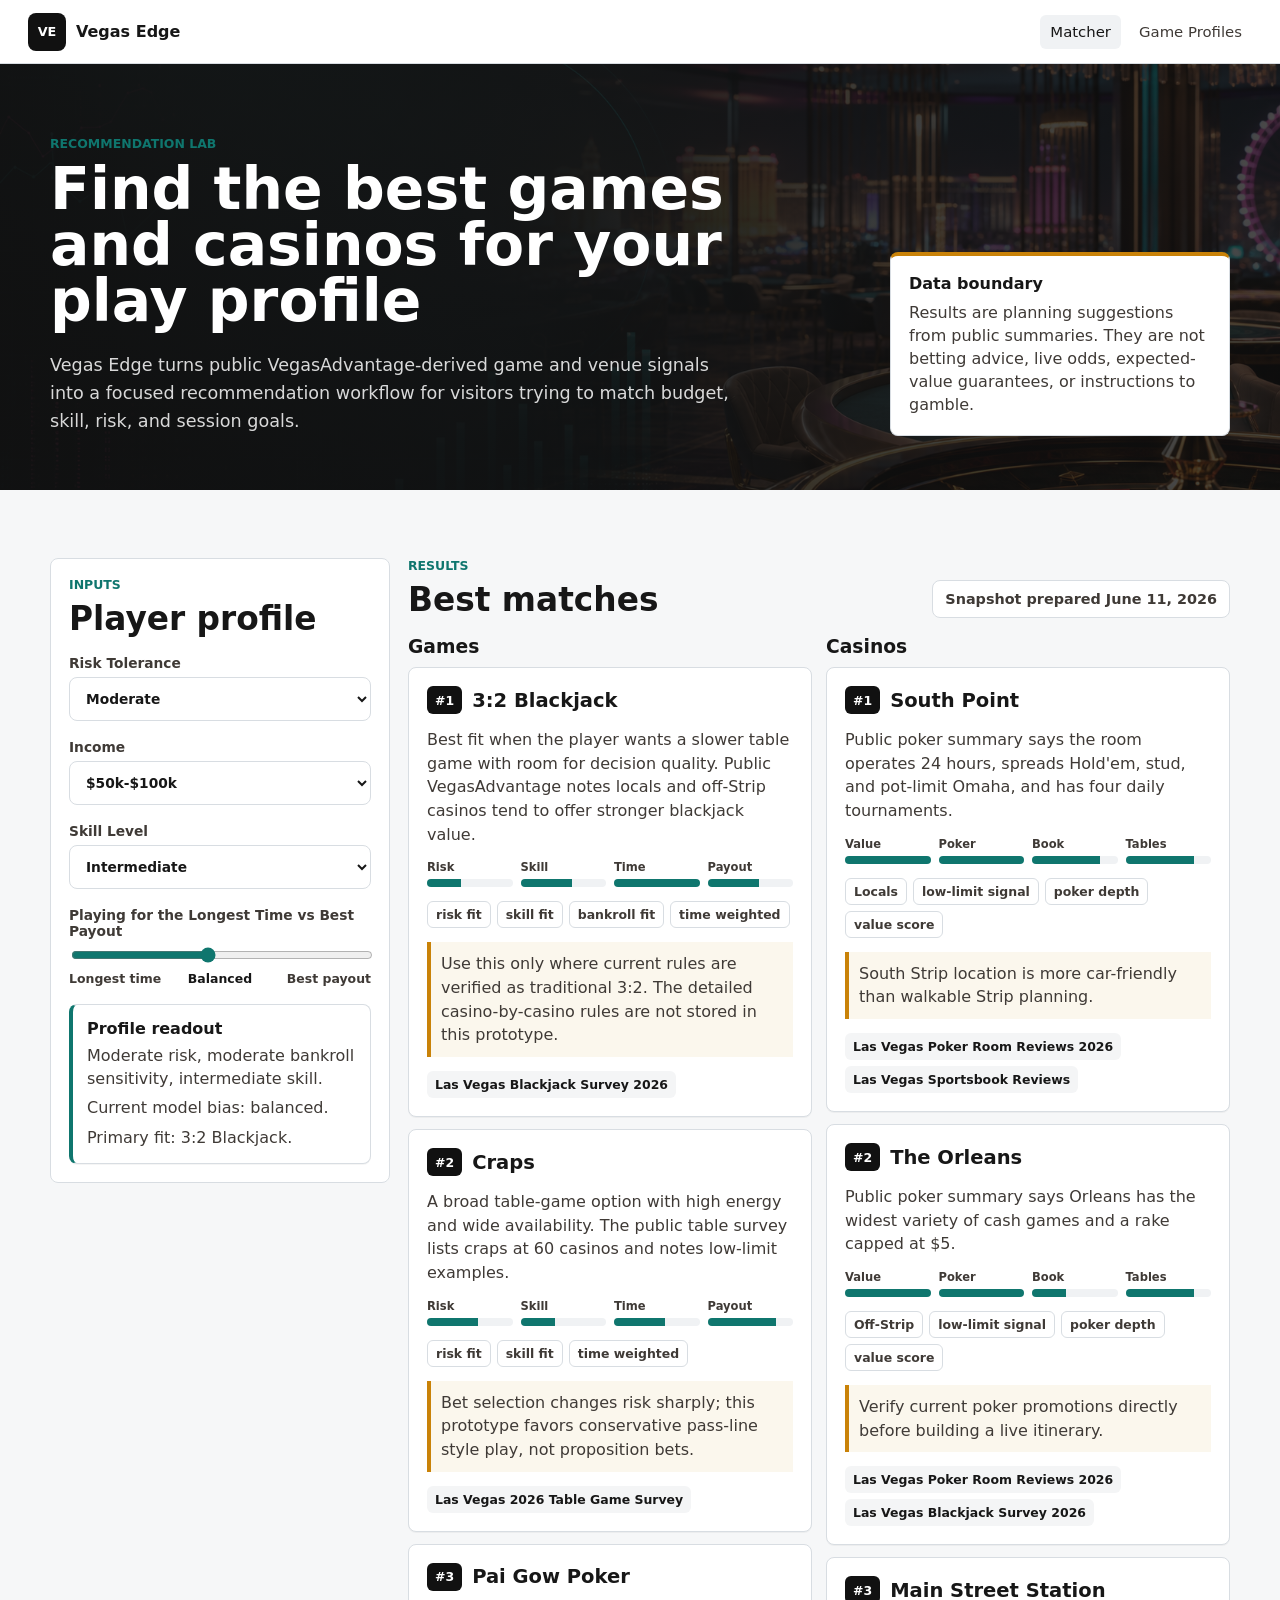
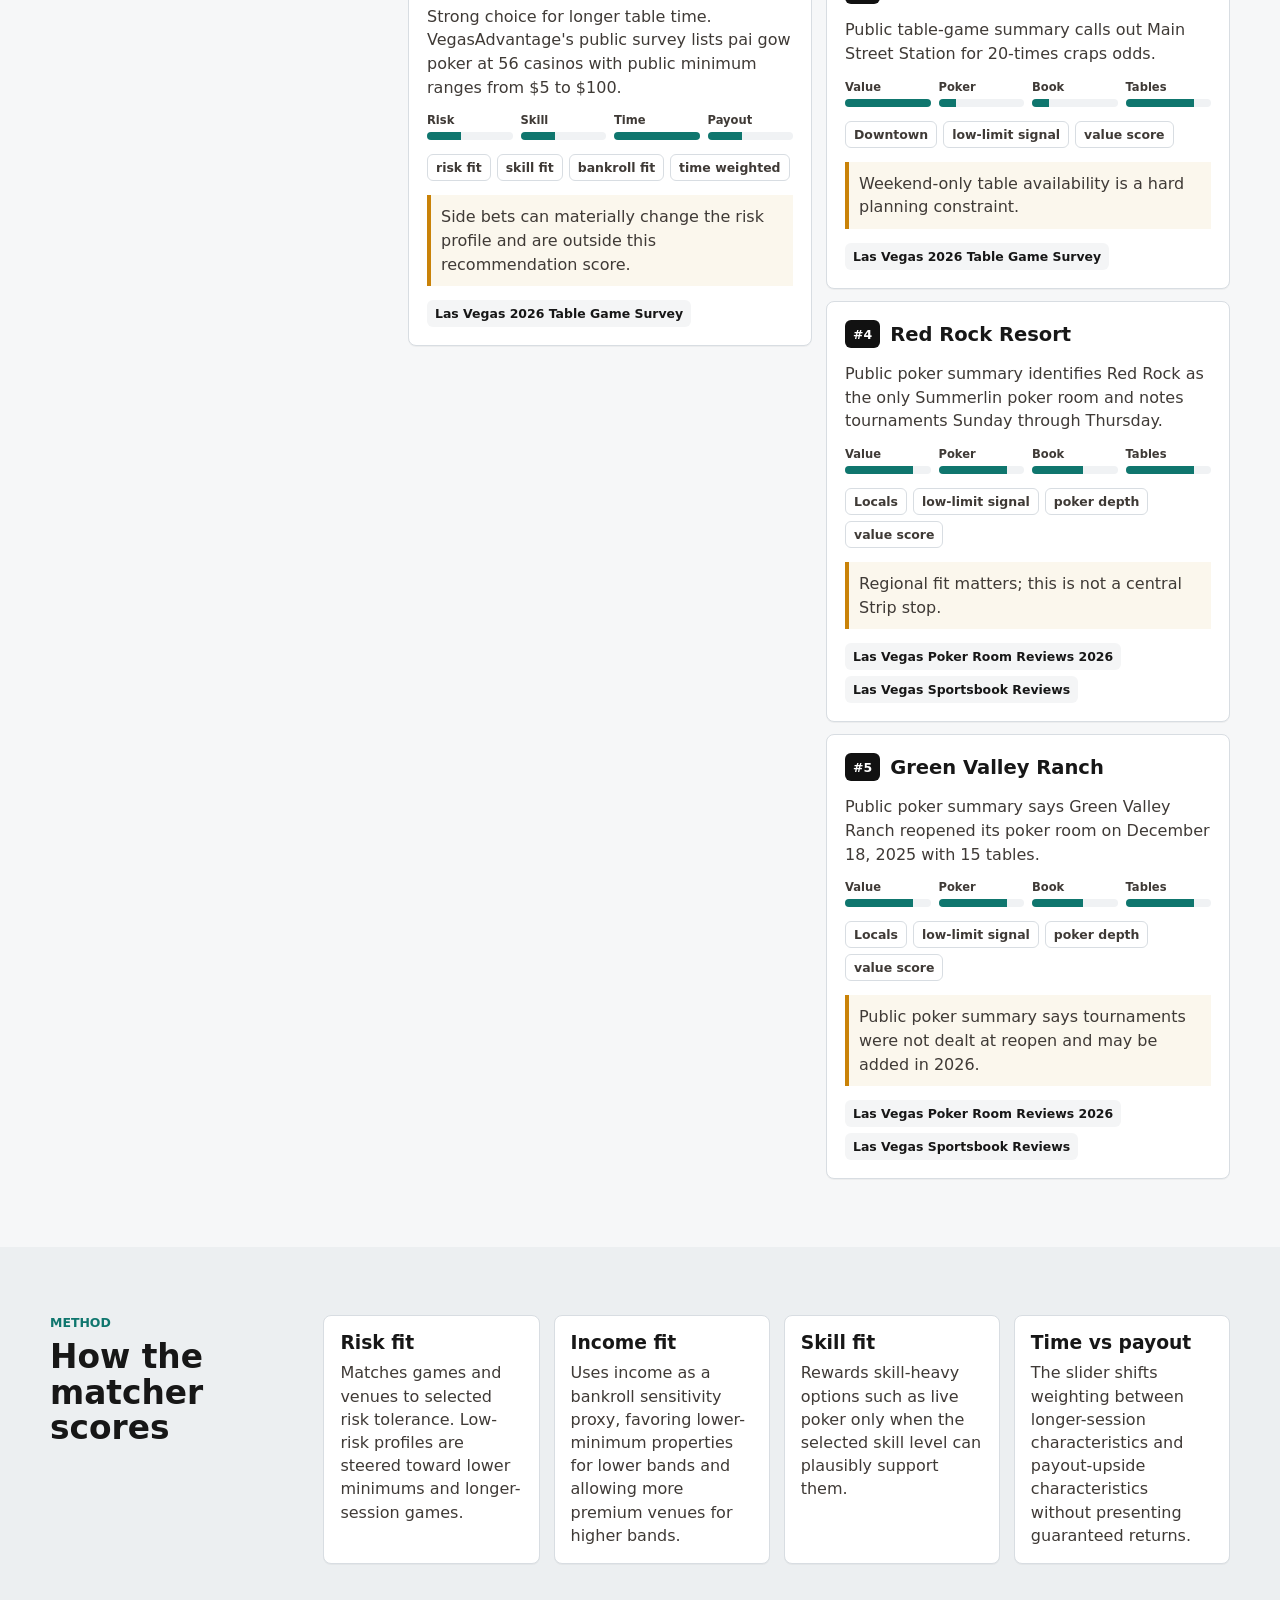
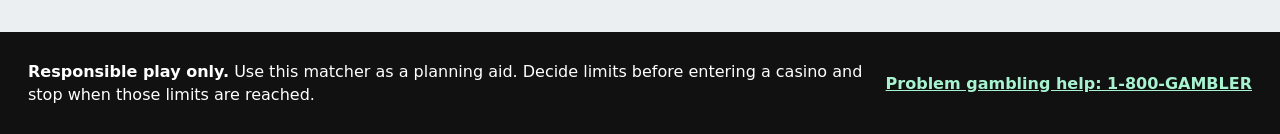
<file: index.html>
<!doctype html>
<html lang="en">
  <head>
    <meta charset="utf-8">
    <meta name="viewport" content="width=device-width, initial-scale=1">
    <title>Vegas Edge Matcher - Game and Casino Recommendations</title>
    <meta
      name="description"
      content="Match risk tolerance, income, skill level, and play style to public VegasAdvantage-derived game and casino recommendations."
    >
    <link rel="stylesheet" href="styles.css">
  </head>
  <body>
    <a class="skip-link" href="#main-content">Skip to content</a>

    <header class="site-header" aria-label="Primary">
      <div class="brand-lockup" aria-label="Vegas Edge">
        <span class="brand-mark" aria-hidden="true">VE</span>
        <span class="brand-name">Vegas Edge</span>
      </div>
      <nav class="top-nav" aria-label="Sections">
        <a href="index.html" aria-current="page">Matcher</a>
        <a href="game-profiles.html">Game Profiles</a>
      </nav>
    </header>

    <main id="main-content">
      <section class="matcher-hero" aria-labelledby="matcher-title">
        <div class="section-inner matcher-hero-inner">
          <div>
            <p class="eyebrow">Recommendation Lab</p>
            <h1 id="matcher-title">Find the best games and casinos for your play profile</h1>
            <p class="hero-copy">
              Vegas Edge turns public VegasAdvantage-derived game and venue signals into a focused
              recommendation workflow for visitors trying to match budget, skill, risk, and session goals.
            </p>
          </div>
          <div class="snapshot-card">
            <strong>Data boundary</strong>
            <p>
              Results are planning suggestions from public summaries. They are not betting advice, live odds,
              expected-value guarantees, or instructions to gamble.
            </p>
          </div>
        </div>
      </section>

      <section class="section-block" aria-labelledby="profile-title">
        <div class="section-inner matcher-layout">
          <form class="recommend-form" id="recommend-form">
            <div class="section-heading compact-heading">
              <div>
                <p class="eyebrow">Inputs</p>
                <h2 id="profile-title">Player profile</h2>
              </div>
            </div>

            <label class="select-control">
              <span>Risk Tolerance</span>
              <select id="risk-tolerance">
                <option value="1">Very low</option>
                <option value="2">Low</option>
                <option value="3" selected>Moderate</option>
                <option value="4">High</option>
                <option value="5">Very high</option>
              </select>
            </label>

            <label class="select-control">
              <span>Income</span>
              <select id="income">
                <option value="1">Under $50k</option>
                <option value="2" selected>$50k-$100k</option>
                <option value="3">$100k-$200k</option>
                <option value="4">$200k+</option>
              </select>
            </label>

            <label class="select-control">
              <span>Skill Level</span>
              <select id="skill-level">
                <option value="1">Beginner</option>
                <option value="2">Casual</option>
                <option value="3" selected>Intermediate</option>
                <option value="4">Advanced</option>
                <option value="5">Expert</option>
              </select>
            </label>

            <label class="range-control">
              <span class="range-title">Playing for the Longest Time vs Best Payout</span>
              <input type="range" id="play-style" min="0" max="100" value="45">
              <span class="range-labels">
                <span>Longest time</span>
                <strong id="play-style-label">Balanced lean: time</strong>
                <span>Best payout</span>
              </span>
            </label>

            <div class="profile-summary" id="profile-summary"></div>
          </form>

          <section class="recommend-results" aria-label="Recommended games and casinos">
            <div class="result-header">
              <div>
                <p class="eyebrow">Results</p>
                <h2>Best matches</h2>
              </div>
              <span class="snapshot-pill" id="recommend-snapshot"></span>
            </div>

            <div class="recommend-columns">
              <div>
                <h3>Games</h3>
                <div class="recommend-list" id="game-results" aria-live="polite"></div>
              </div>
              <div>
                <h3>Casinos</h3>
                <div class="recommend-list" id="casino-results" aria-live="polite"></div>
              </div>
            </div>
          </section>
        </div>
      </section>

      <section class="section-block muted" aria-labelledby="method-title">
        <div class="section-inner method-grid">
          <div>
            <p class="eyebrow">Method</p>
            <h2 id="method-title">How the matcher scores</h2>
          </div>
          <article class="method-card">
            <h3>Risk fit</h3>
            <p>Matches games and venues to selected risk tolerance. Low-risk profiles are steered toward lower minimums and longer-session games.</p>
          </article>
          <article class="method-card">
            <h3>Income fit</h3>
            <p>Uses income as a bankroll sensitivity proxy, favoring lower-minimum properties for lower bands and allowing more premium venues for higher bands.</p>
          </article>
          <article class="method-card">
            <h3>Skill fit</h3>
            <p>Rewards skill-heavy options such as live poker only when the selected skill level can plausibly support them.</p>
          </article>
          <article class="method-card">
            <h3>Time vs payout</h3>
            <p>The slider shifts weighting between longer-session characteristics and payout-upside characteristics without presenting guaranteed returns.</p>
          </article>
        </div>
      </section>
    </main>

    <footer class="site-footer">
      <div>
        <strong>Responsible play only.</strong>
        Use this matcher as a planning aid. Decide limits before entering a casino and stop when those limits are reached.
      </div>
      <a href="https://www.ncpgambling.org/help-treatment/about-the-national-problem-gambling-helpline/" target="_blank" rel="noreferrer">
        Problem gambling help: 1-800-GAMBLER
      </a>
    </footer>

    <script src="src/data.js"></script>
    <script src="src/game-profile-content.js"></script>
    <script src="src/recommend.js"></script>
  </body>
</html>
</file>
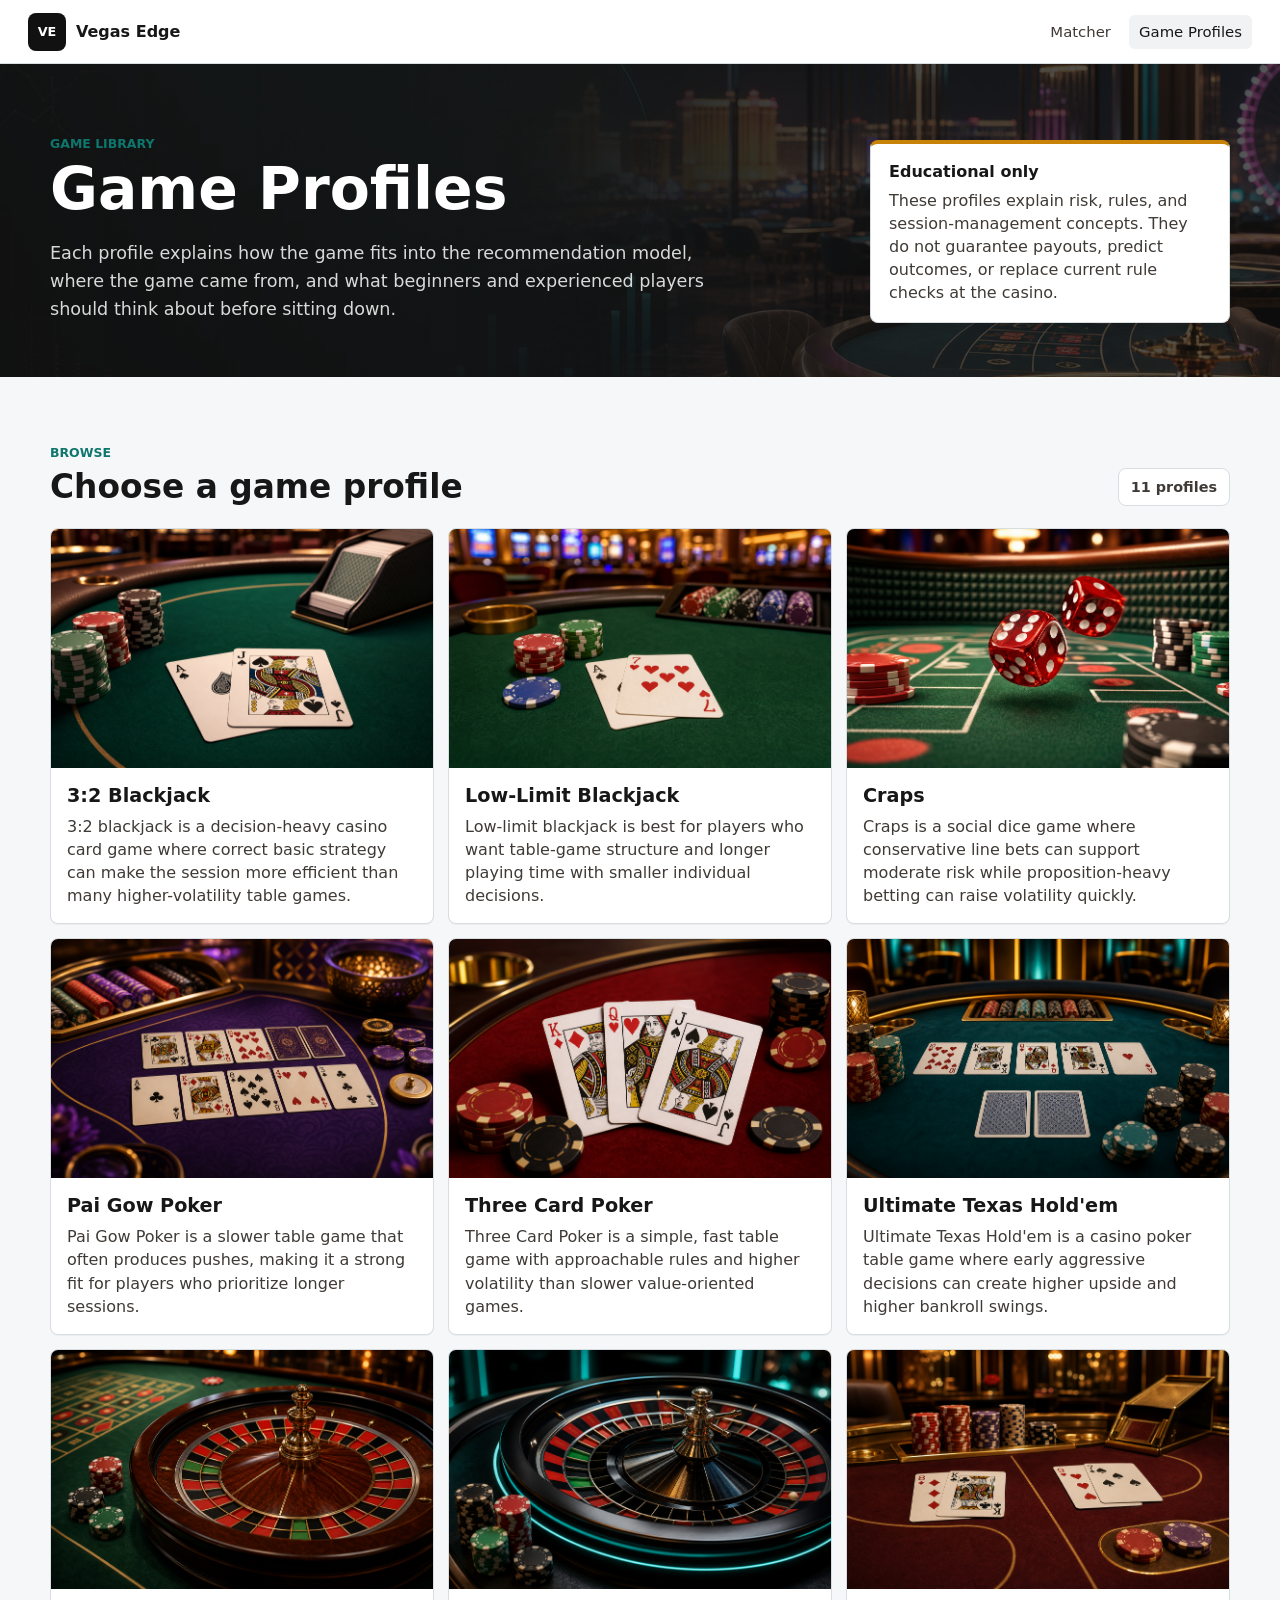
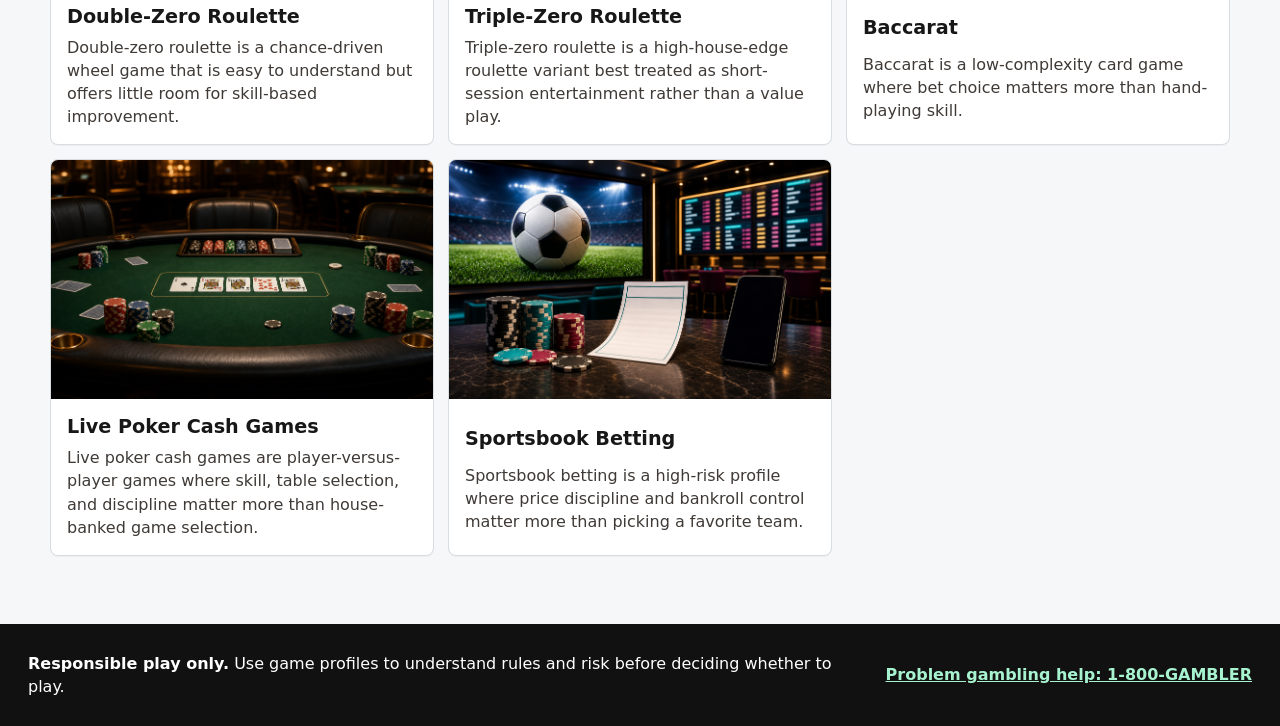
<file: game-profiles.html>
<!doctype html>
<html lang="en">
  <head>
    <meta charset="utf-8">
    <meta name="viewport" content="width=device-width, initial-scale=1">
    <title>Vegas Edge Game Profiles</title>
    <meta
      name="description"
      content="Educational game profiles for the Vegas Edge prototype, with summaries, history, beginner hints, and advanced strategy concepts."
    >
    <link rel="stylesheet" href="styles.css">
  </head>
  <body>
    <a class="skip-link" href="#main-content">Skip to content</a>

    <header class="site-header" aria-label="Primary">
      <div class="brand-lockup" aria-label="Vegas Edge">
        <span class="brand-mark" aria-hidden="true">VE</span>
        <span class="brand-name">Vegas Edge</span>
      </div>
      <nav class="top-nav" aria-label="Sections">
        <a href="index.html">Matcher</a>
        <a href="game-profiles.html" aria-current="page">Game Profiles</a>
      </nav>
    </header>

    <main id="main-content">
      <section class="profile-index-hero" aria-labelledby="profiles-title">
        <div class="section-inner profile-index-hero-inner">
          <div>
            <p class="eyebrow">Game Library</p>
            <h1 id="profiles-title">Game Profiles</h1>
            <p class="hero-copy">
              Each profile explains how the game fits into the recommendation model, where the game came from,
              and what beginners and experienced players should think about before sitting down.
            </p>
          </div>
          <div class="snapshot-card">
            <strong>Educational only</strong>
            <p>
              These profiles explain risk, rules, and session-management concepts. They do not guarantee payouts,
              predict outcomes, or replace current rule checks at the casino.
            </p>
          </div>
        </div>
      </section>

      <section class="section-block" aria-labelledby="profile-grid-title">
        <div class="section-inner">
          <div class="section-heading">
            <div>
              <p class="eyebrow">Browse</p>
              <h2 id="profile-grid-title">Choose a game profile</h2>
            </div>
            <span class="snapshot-pill" id="profile-count"></span>
          </div>
          <div class="profile-link-grid" id="game-profile-grid" aria-live="polite"></div>
        </div>
      </section>
    </main>

    <footer class="site-footer">
      <div>
        <strong>Responsible play only.</strong>
        Use game profiles to understand rules and risk before deciding whether to play.
      </div>
      <a href="https://www.ncpgambling.org/help-treatment/about-the-national-problem-gambling-helpline/" target="_blank" rel="noreferrer">
        Problem gambling help: 1-800-GAMBLER
      </a>
    </footer>

    <script src="src/data.js"></script>
    <script src="src/game-profile-content.js"></script>
    <script src="src/game-profile-images.js"></script>
    <script src="src/game-profiles.js"></script>
  </body>
</html>
</file>
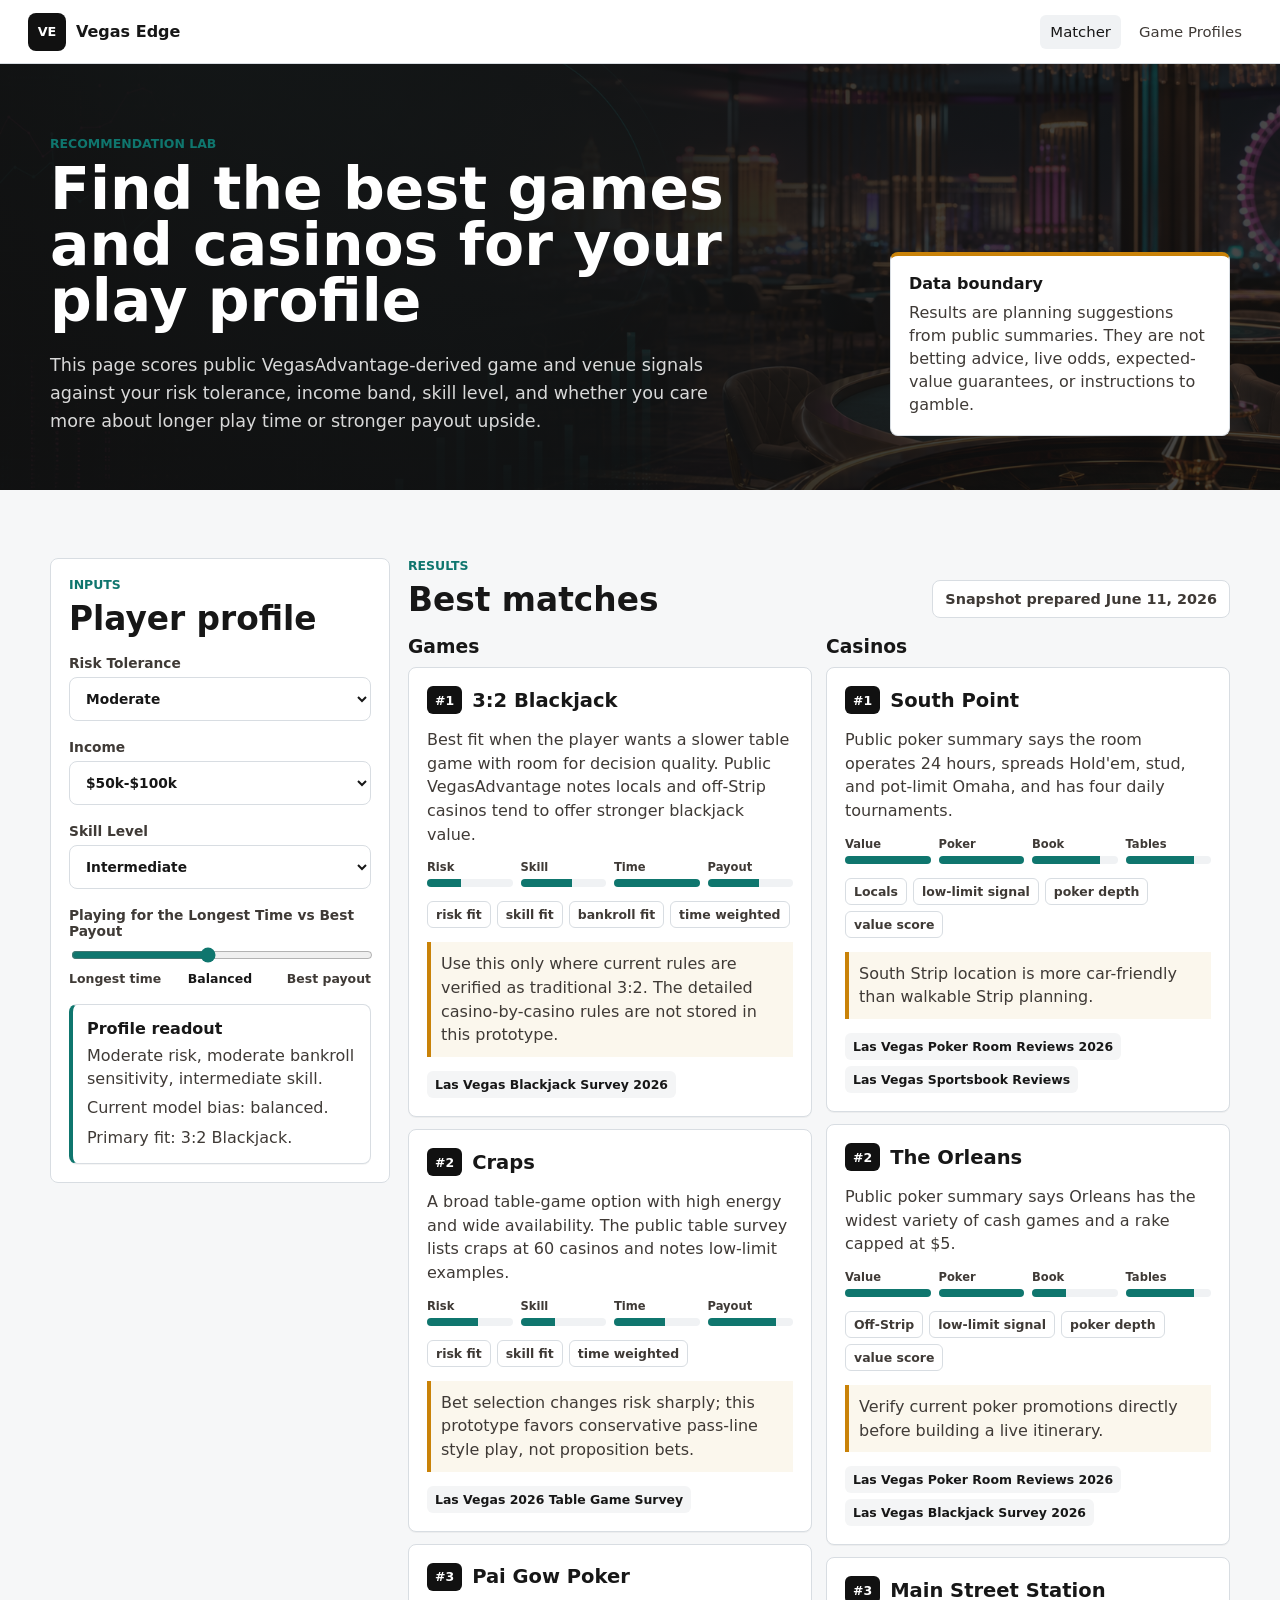
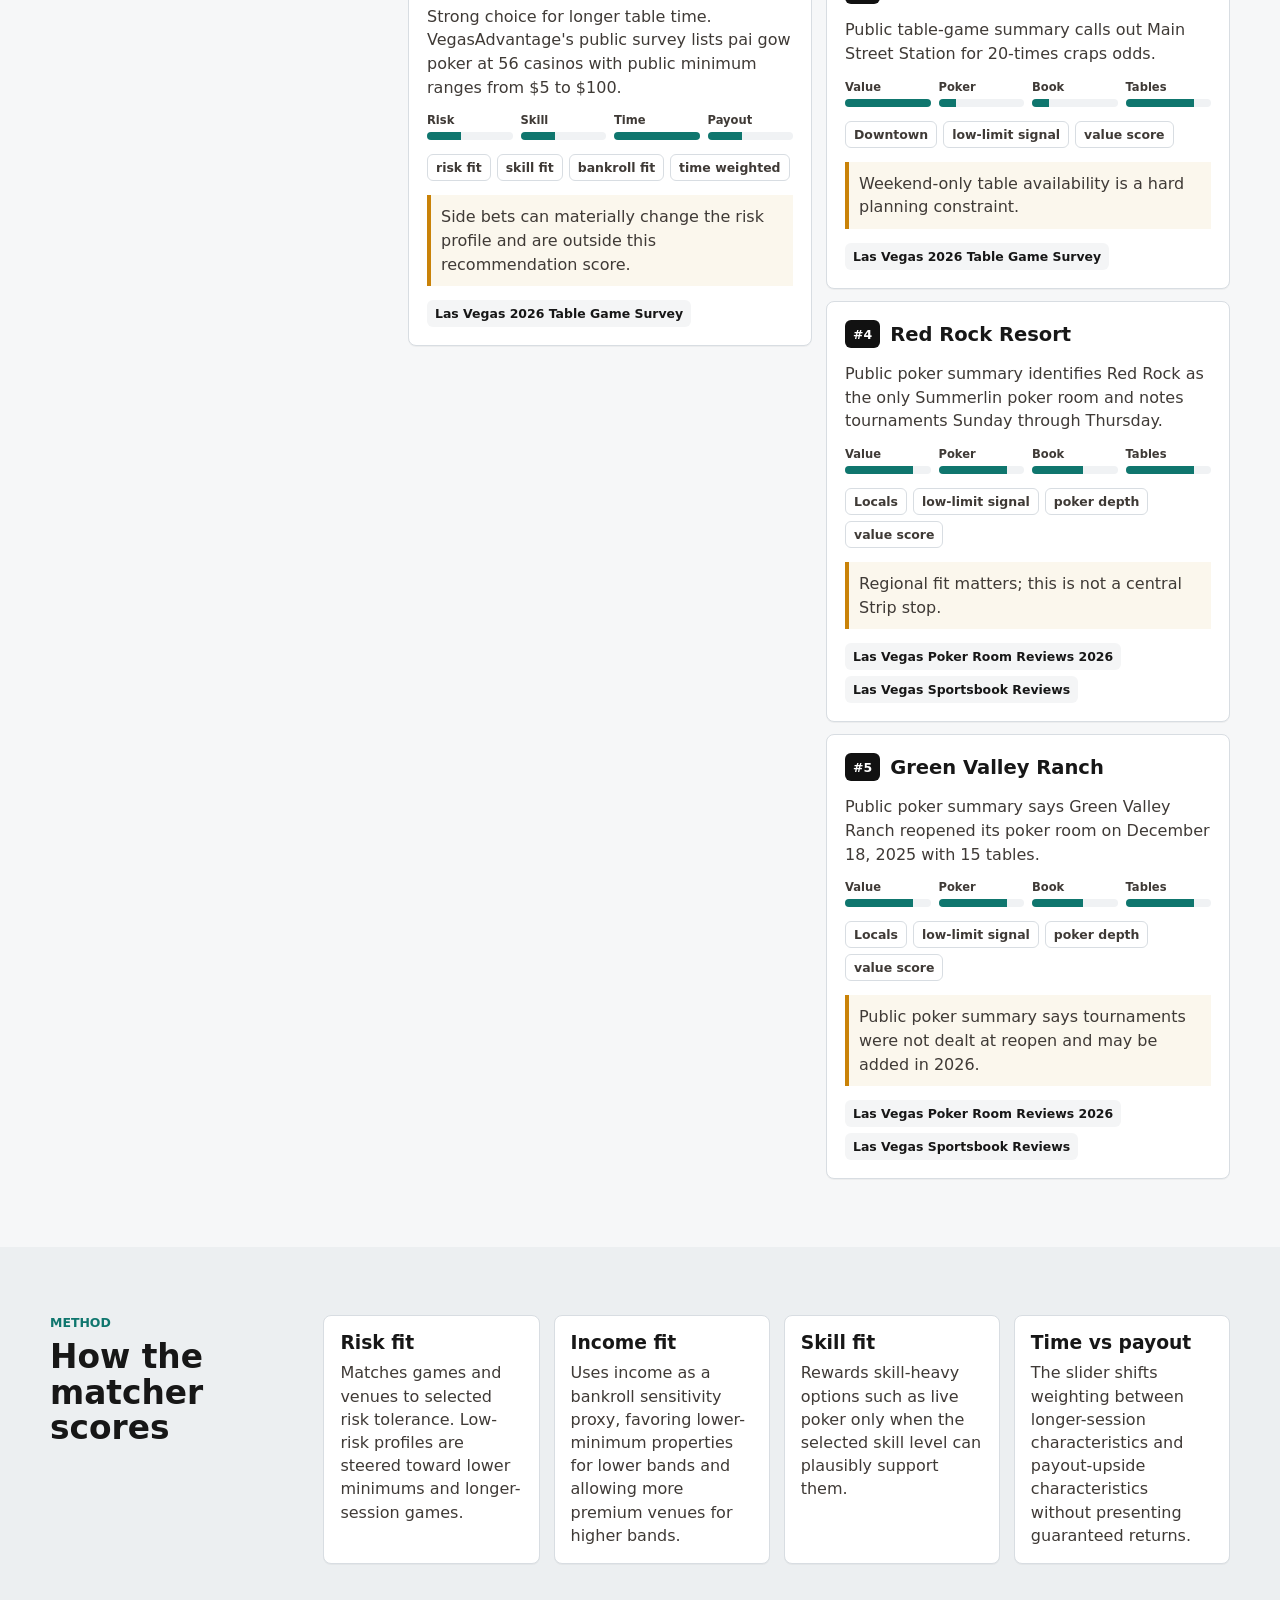
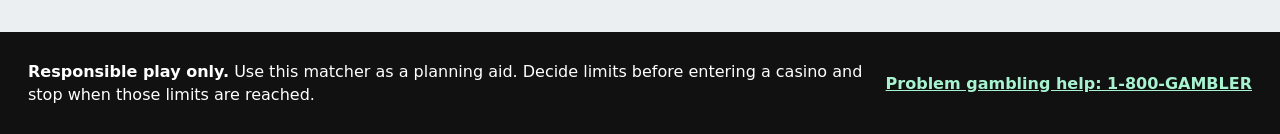
<file: recommend.html>
<!doctype html>
<html lang="en">
  <head>
    <meta charset="utf-8">
    <meta name="viewport" content="width=device-width, initial-scale=1">
    <title>Vegas Edge Matcher - Game and Casino Recommendations</title>
    <meta
      name="description"
      content="Match risk tolerance, income, skill level, and play style to public VegasAdvantage-derived game and casino recommendations."
    >
    <link rel="stylesheet" href="styles.css">
  </head>
  <body>
    <a class="skip-link" href="#main-content">Skip to content</a>

    <header class="site-header" aria-label="Primary">
      <div class="brand-lockup" aria-label="Vegas Edge">
        <span class="brand-mark" aria-hidden="true">VE</span>
        <span class="brand-name">Vegas Edge</span>
      </div>
      <nav class="top-nav" aria-label="Sections">
        <a href="index.html" aria-current="page">Matcher</a>
        <a href="game-profiles.html">Game Profiles</a>
      </nav>
    </header>

    <main id="main-content">
      <section class="matcher-hero" aria-labelledby="matcher-title">
        <div class="section-inner matcher-hero-inner">
          <div>
            <p class="eyebrow">Recommendation Lab</p>
            <h1 id="matcher-title">Find the best games and casinos for your play profile</h1>
            <p class="hero-copy">
              This page scores public VegasAdvantage-derived game and venue signals against your risk tolerance,
              income band, skill level, and whether you care more about longer play time or stronger payout upside.
            </p>
          </div>
          <div class="snapshot-card">
            <strong>Data boundary</strong>
            <p>
              Results are planning suggestions from public summaries. They are not betting advice, live odds,
              expected-value guarantees, or instructions to gamble.
            </p>
          </div>
        </div>
      </section>

      <section class="section-block" aria-labelledby="profile-title">
        <div class="section-inner matcher-layout">
          <form class="recommend-form" id="recommend-form">
            <div class="section-heading compact-heading">
              <div>
                <p class="eyebrow">Inputs</p>
                <h2 id="profile-title">Player profile</h2>
              </div>
            </div>

            <label class="select-control">
              <span>Risk Tolerance</span>
              <select id="risk-tolerance">
                <option value="1">Very low</option>
                <option value="2">Low</option>
                <option value="3" selected>Moderate</option>
                <option value="4">High</option>
                <option value="5">Very high</option>
              </select>
            </label>

            <label class="select-control">
              <span>Income</span>
              <select id="income">
                <option value="1">Under $50k</option>
                <option value="2" selected>$50k-$100k</option>
                <option value="3">$100k-$200k</option>
                <option value="4">$200k+</option>
              </select>
            </label>

            <label class="select-control">
              <span>Skill Level</span>
              <select id="skill-level">
                <option value="1">Beginner</option>
                <option value="2">Casual</option>
                <option value="3" selected>Intermediate</option>
                <option value="4">Advanced</option>
                <option value="5">Expert</option>
              </select>
            </label>

            <label class="range-control">
              <span class="range-title">Playing for the Longest Time vs Best Payout</span>
              <input type="range" id="play-style" min="0" max="100" value="45">
              <span class="range-labels">
                <span>Longest time</span>
                <strong id="play-style-label">Balanced lean: time</strong>
                <span>Best payout</span>
              </span>
            </label>

            <div class="profile-summary" id="profile-summary"></div>
          </form>

          <section class="recommend-results" aria-label="Recommended games and casinos">
            <div class="result-header">
              <div>
                <p class="eyebrow">Results</p>
                <h2>Best matches</h2>
              </div>
              <span class="snapshot-pill" id="recommend-snapshot"></span>
            </div>

            <div class="recommend-columns">
              <div>
                <h3>Games</h3>
                <div class="recommend-list" id="game-results" aria-live="polite"></div>
              </div>
              <div>
                <h3>Casinos</h3>
                <div class="recommend-list" id="casino-results" aria-live="polite"></div>
              </div>
            </div>
          </section>
        </div>
      </section>

      <section class="section-block muted" aria-labelledby="method-title">
        <div class="section-inner method-grid">
          <div>
            <p class="eyebrow">Method</p>
            <h2 id="method-title">How the matcher scores</h2>
          </div>
          <article class="method-card">
            <h3>Risk fit</h3>
            <p>Matches games and venues to selected risk tolerance. Low-risk profiles are steered toward lower minimums and longer-session games.</p>
          </article>
          <article class="method-card">
            <h3>Income fit</h3>
            <p>Uses income as a bankroll sensitivity proxy, favoring lower-minimum properties for lower bands and allowing more premium venues for higher bands.</p>
          </article>
          <article class="method-card">
            <h3>Skill fit</h3>
            <p>Rewards skill-heavy options such as live poker only when the selected skill level can plausibly support them.</p>
          </article>
          <article class="method-card">
            <h3>Time vs payout</h3>
            <p>The slider shifts weighting between longer-session characteristics and payout-upside characteristics without presenting guaranteed returns.</p>
          </article>
        </div>
      </section>
    </main>

    <footer class="site-footer">
      <div>
        <strong>Responsible play only.</strong>
        Use this matcher as a planning aid. Decide limits before entering a casino and stop when those limits are reached.
      </div>
      <a href="https://www.ncpgambling.org/help-treatment/about-the-national-problem-gambling-helpline/" target="_blank" rel="noreferrer">
        Problem gambling help: 1-800-GAMBLER
      </a>
    </footer>

    <script src="src/data.js"></script>
    <script src="src/game-profile-content.js"></script>
    <script src="src/recommend.js"></script>
  </body>
</html>
</file>
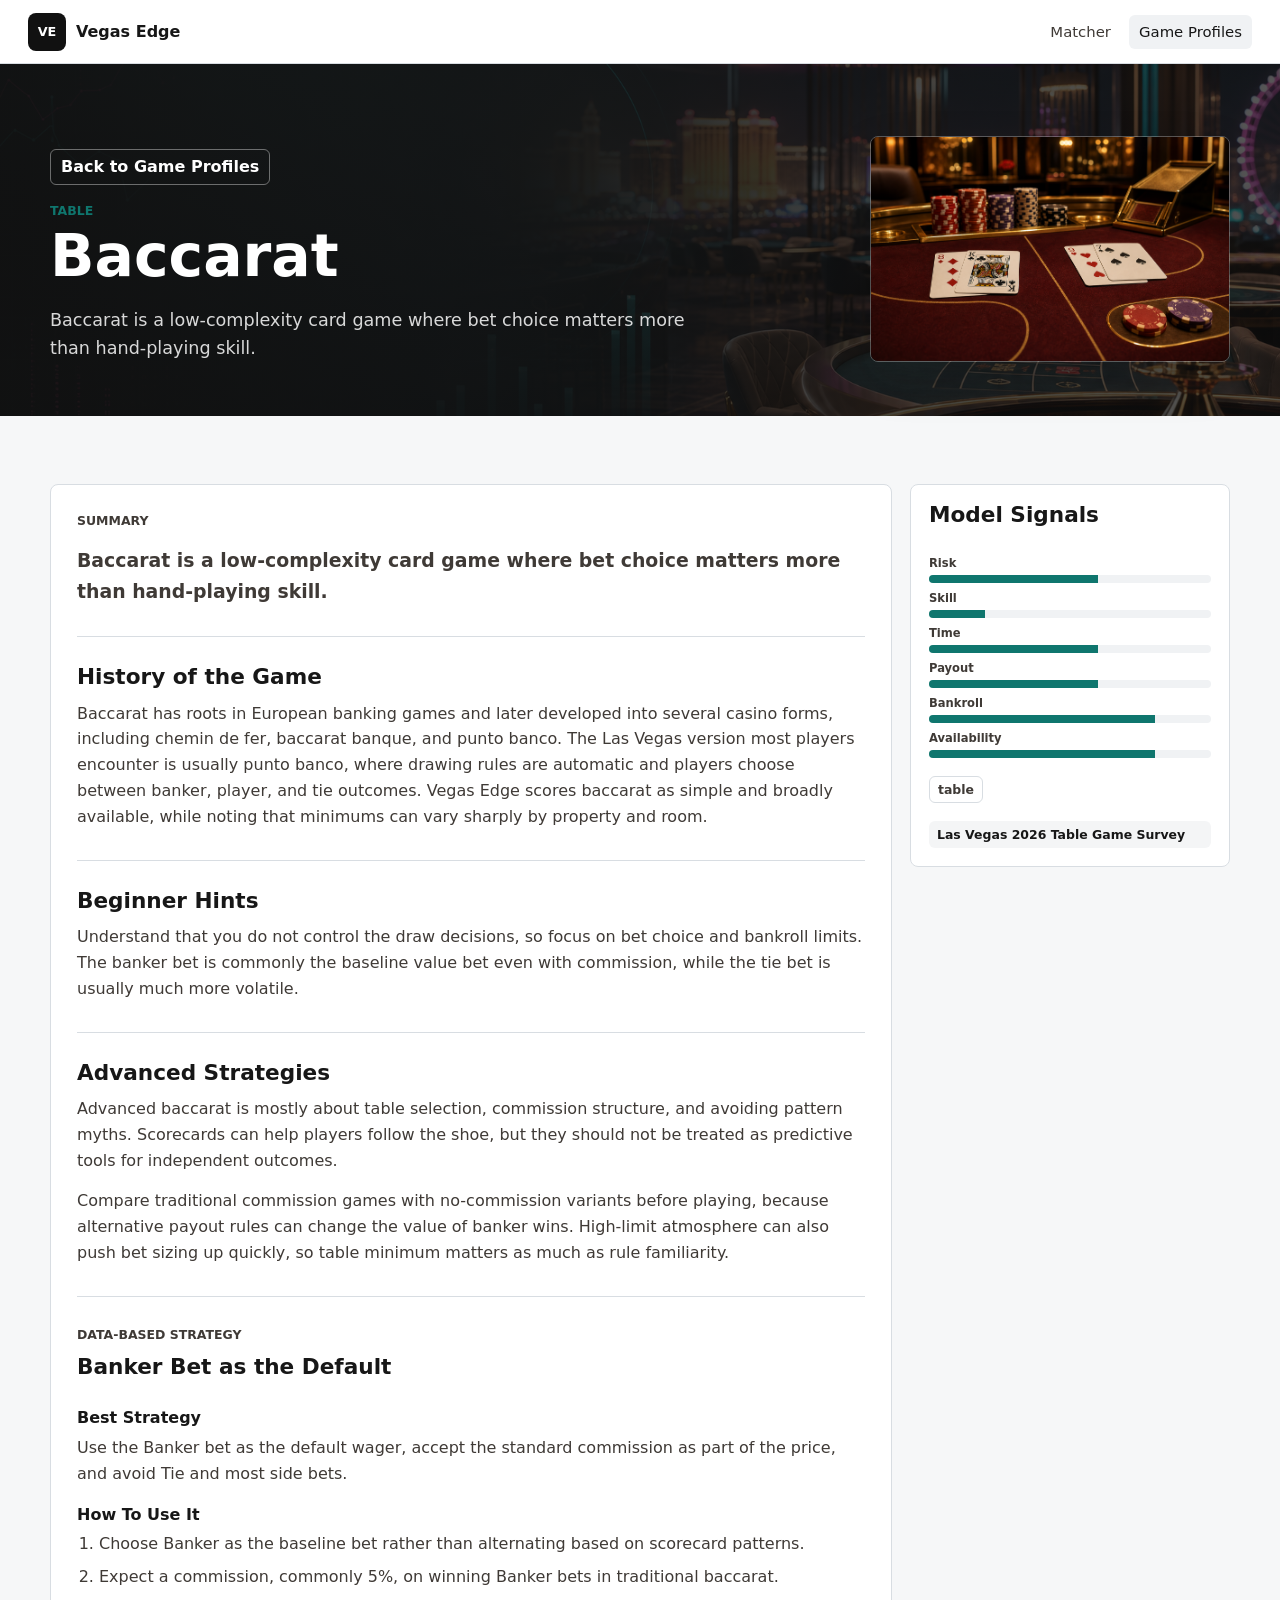
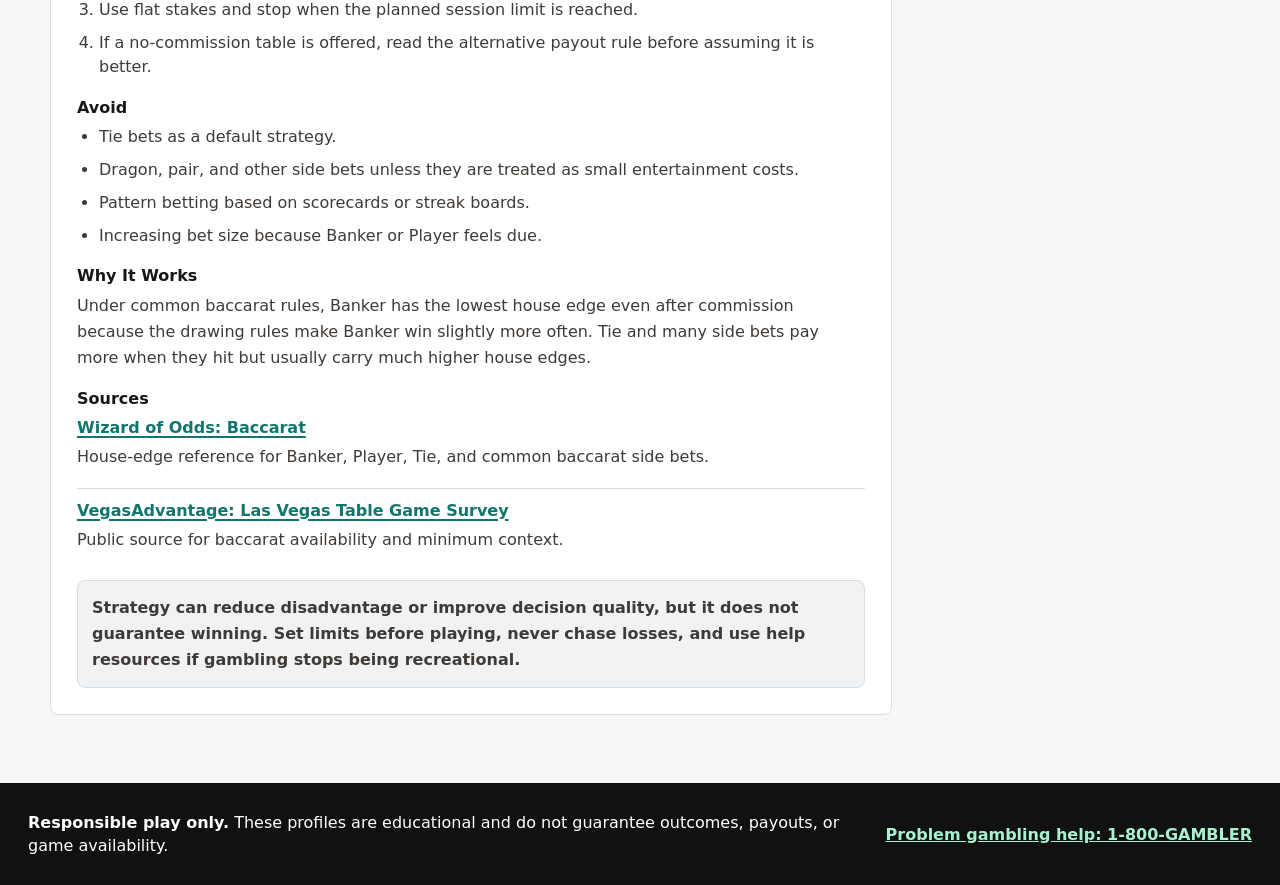
<file: game-profiles/baccarat.html>
<!doctype html>
<html lang="en">
  <head>
    <meta charset="utf-8">
    <meta name="viewport" content="width=device-width, initial-scale=1">
    <title>Baccarat - Vegas Edge Game Profile</title>
    <link rel="stylesheet" href="../styles.css">
  </head>
  <body data-game-id="baccarat" data-root="../">
    <script src="../src/data.js"></script>
    <script src="../src/game-profile-content.js"></script>
    <script src="../src/game-profile-images.js"></script>
    <script src="../src/game-profile-detail.js"></script>
  </body>
</html>
</file>
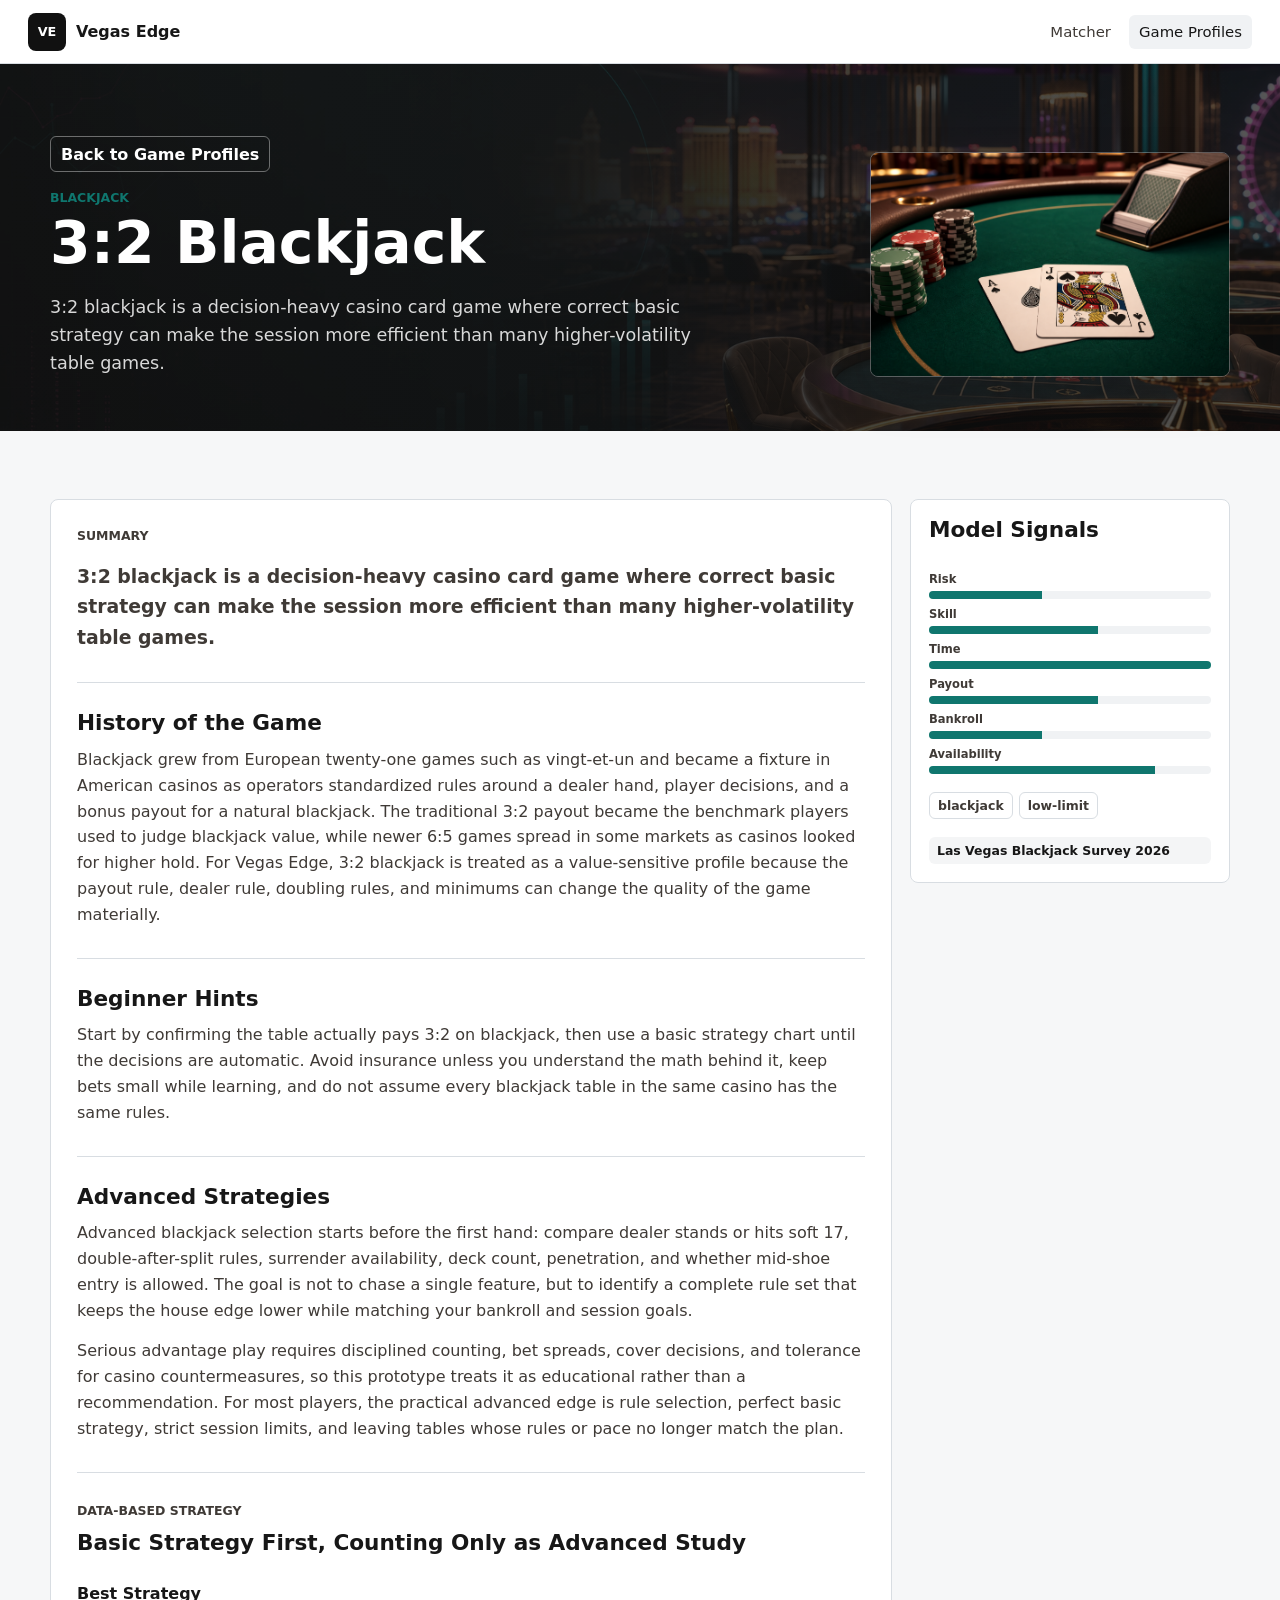
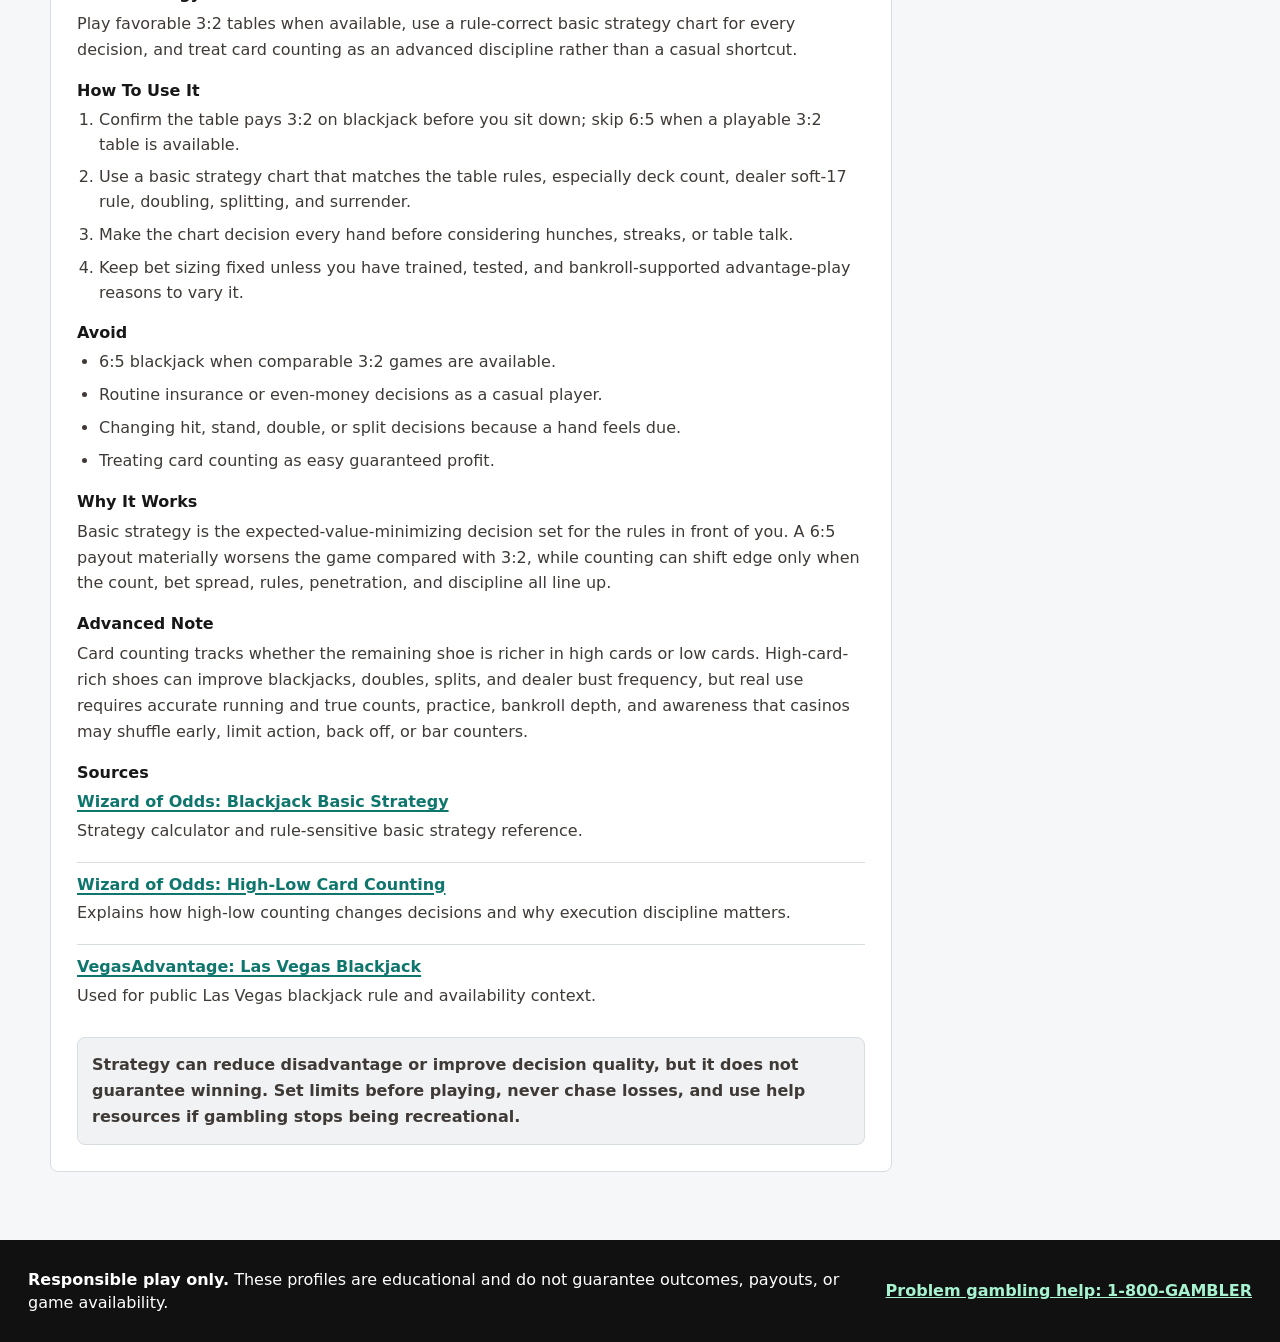
<file: game-profiles/blackjack-32.html>
<!doctype html>
<html lang="en">
  <head>
    <meta charset="utf-8">
    <meta name="viewport" content="width=device-width, initial-scale=1">
    <title>3:2 Blackjack - Vegas Edge Game Profile</title>
    <link rel="stylesheet" href="../styles.css">
  </head>
  <body data-game-id="blackjack-32" data-root="../">
    <script src="../src/data.js"></script>
    <script src="../src/game-profile-content.js"></script>
    <script src="../src/game-profile-images.js"></script>
    <script src="../src/game-profile-detail.js"></script>
  </body>
</html>
</file>
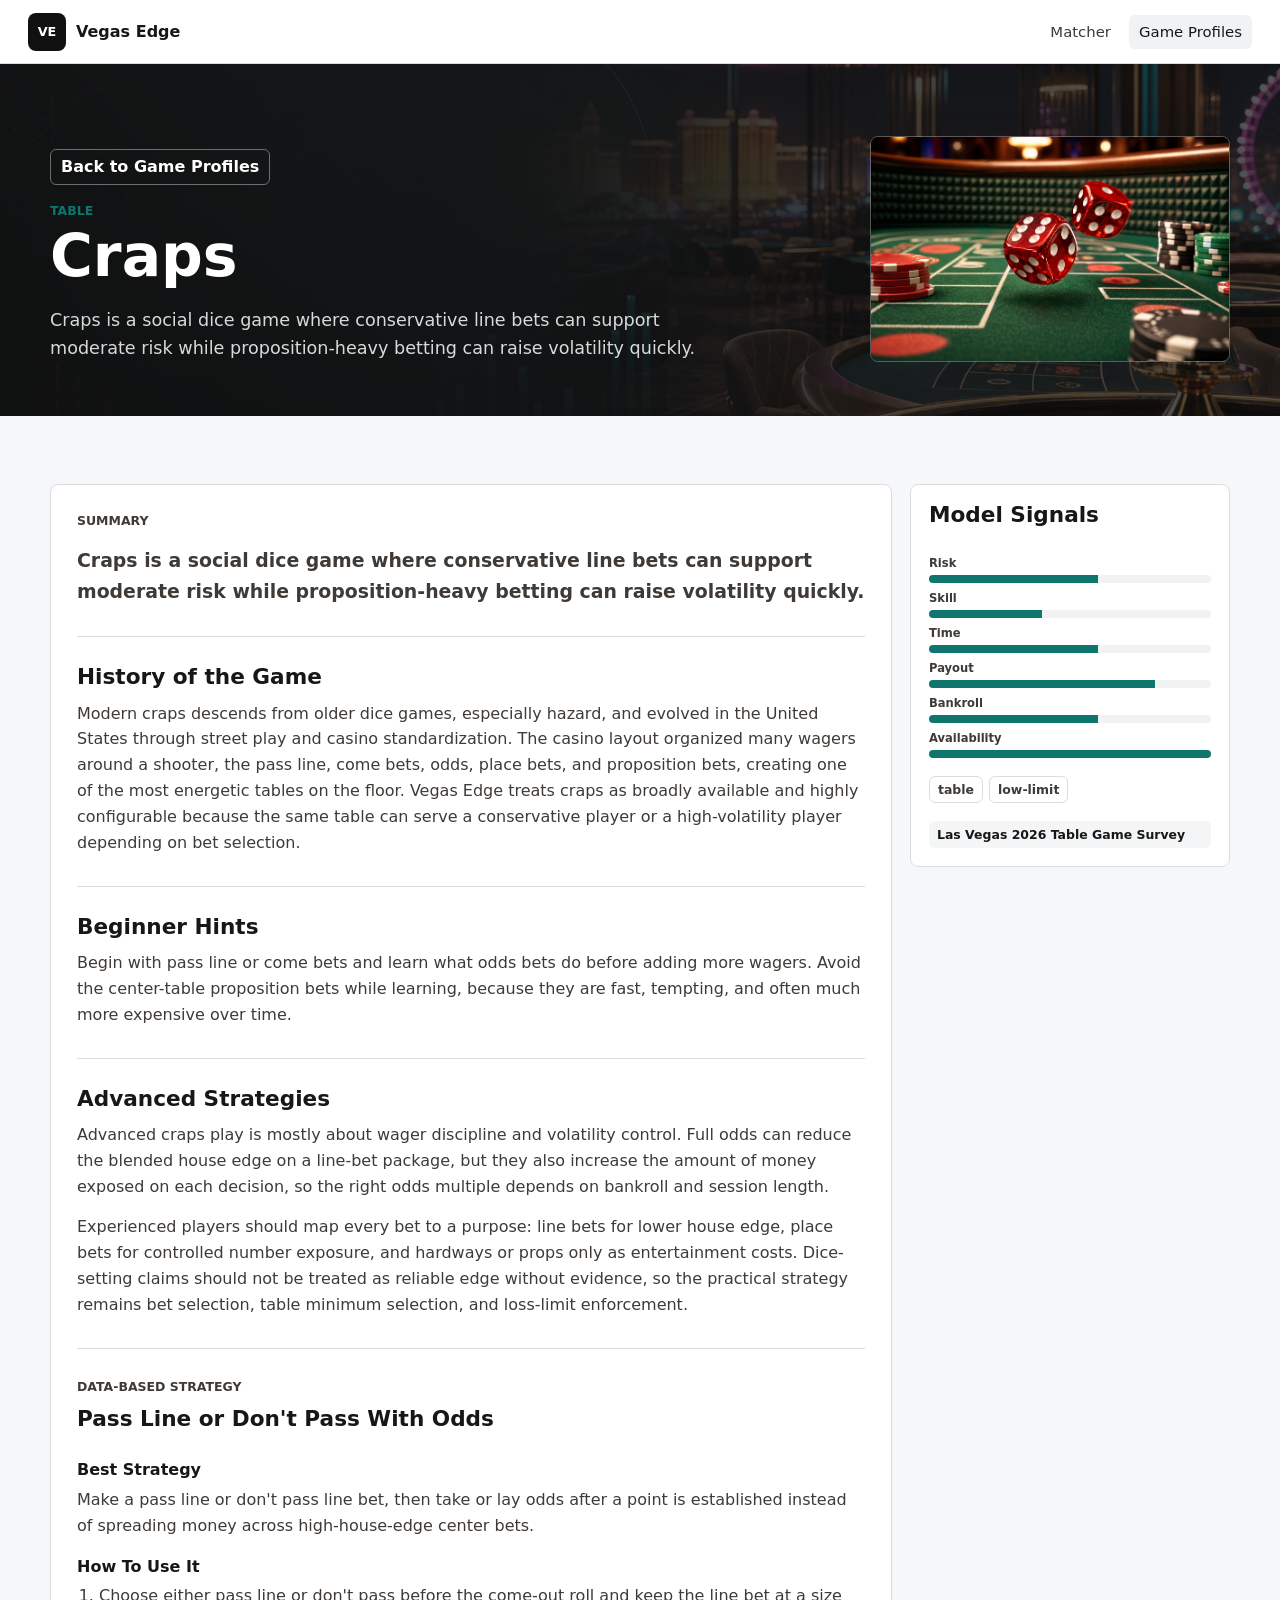
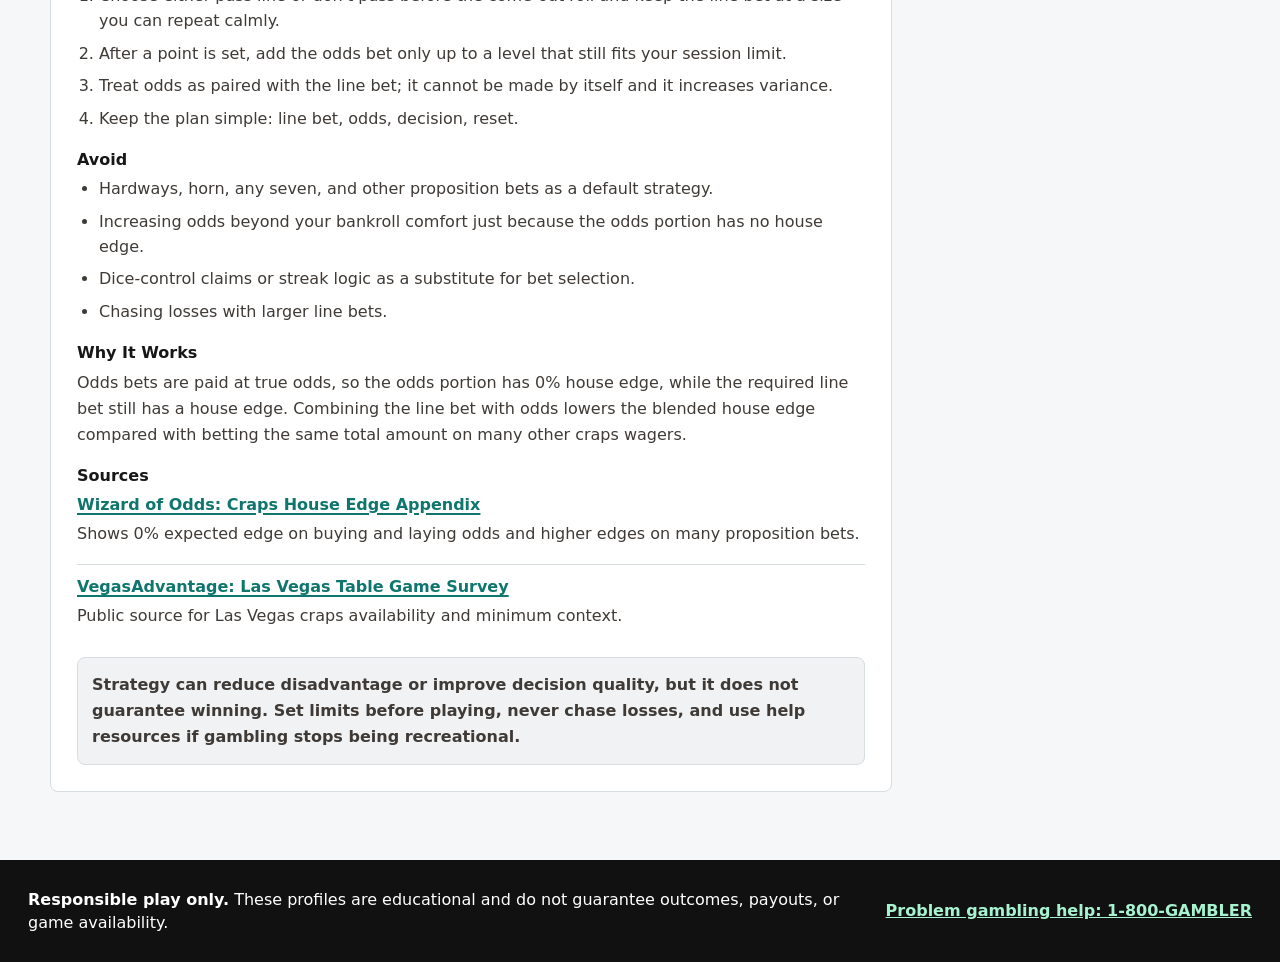
<file: game-profiles/craps.html>
<!doctype html>
<html lang="en">
  <head>
    <meta charset="utf-8">
    <meta name="viewport" content="width=device-width, initial-scale=1">
    <title>Craps - Vegas Edge Game Profile</title>
    <link rel="stylesheet" href="../styles.css">
  </head>
  <body data-game-id="craps" data-root="../">
    <script src="../src/data.js"></script>
    <script src="../src/game-profile-content.js"></script>
    <script src="../src/game-profile-images.js"></script>
    <script src="../src/game-profile-detail.js"></script>
  </body>
</html>
</file>
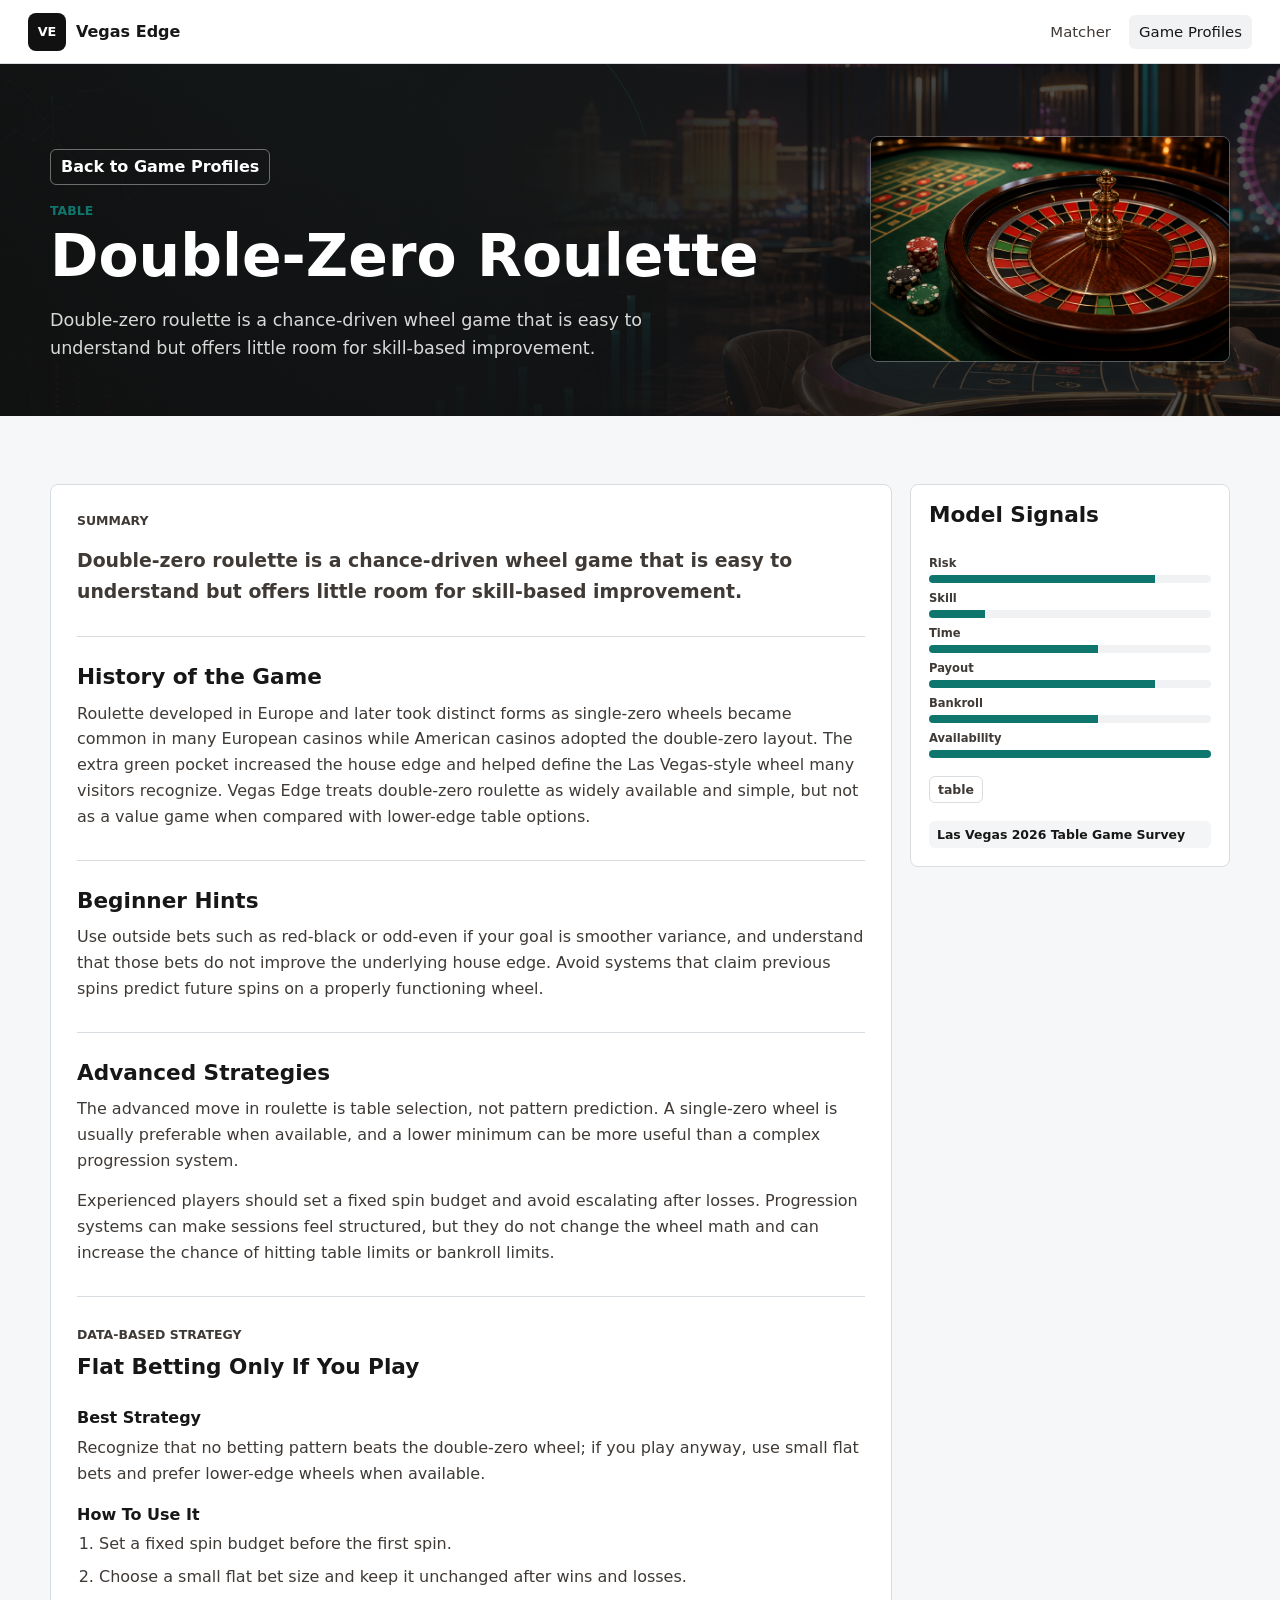
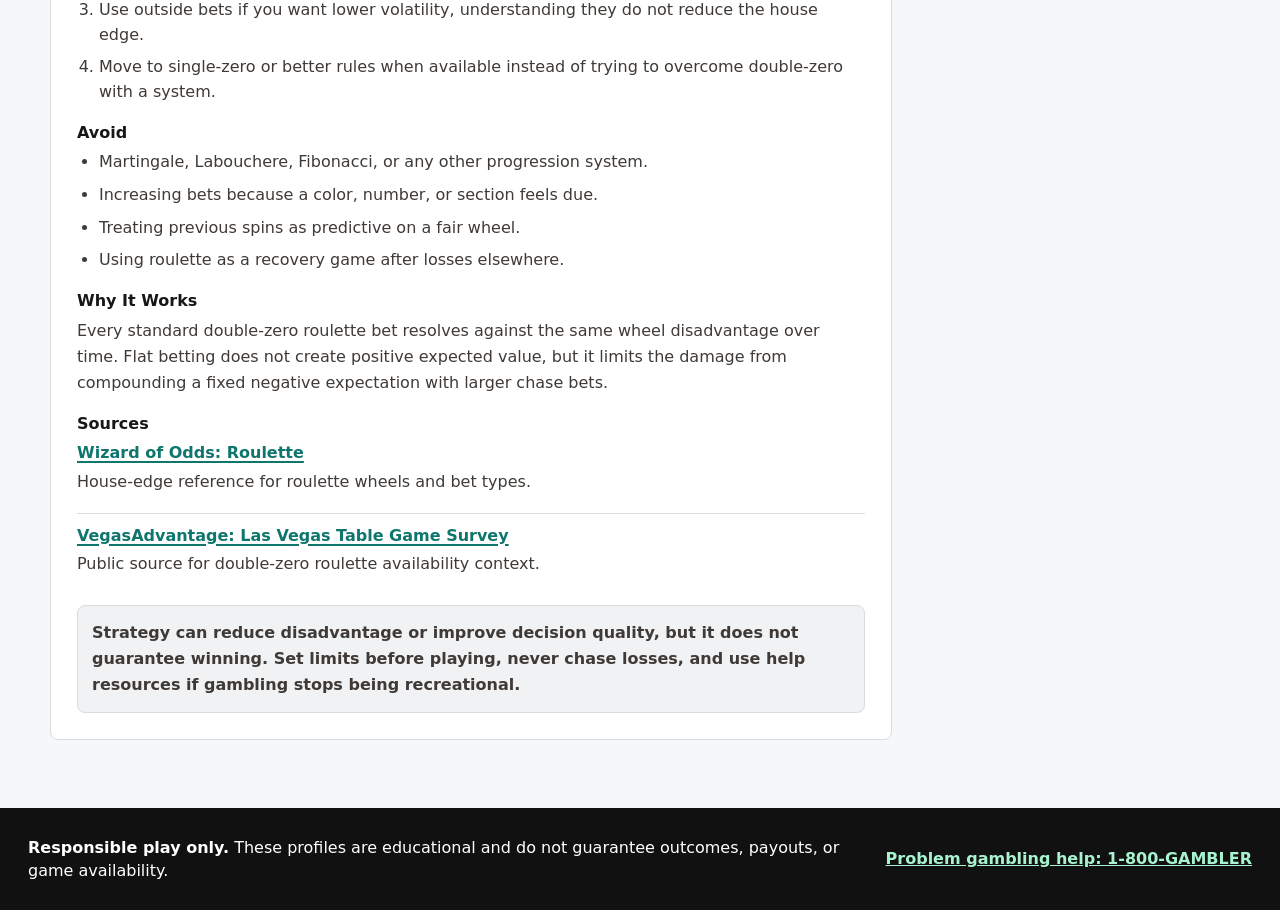
<file: game-profiles/double-zero-roulette.html>
<!doctype html>
<html lang="en">
  <head>
    <meta charset="utf-8">
    <meta name="viewport" content="width=device-width, initial-scale=1">
    <title>Double-Zero Roulette - Vegas Edge Game Profile</title>
    <link rel="stylesheet" href="../styles.css">
  </head>
  <body data-game-id="roulette-00" data-root="../">
    <script src="../src/data.js"></script>
    <script src="../src/game-profile-content.js"></script>
    <script src="../src/game-profile-images.js"></script>
    <script src="../src/game-profile-detail.js"></script>
  </body>
</html>
</file>
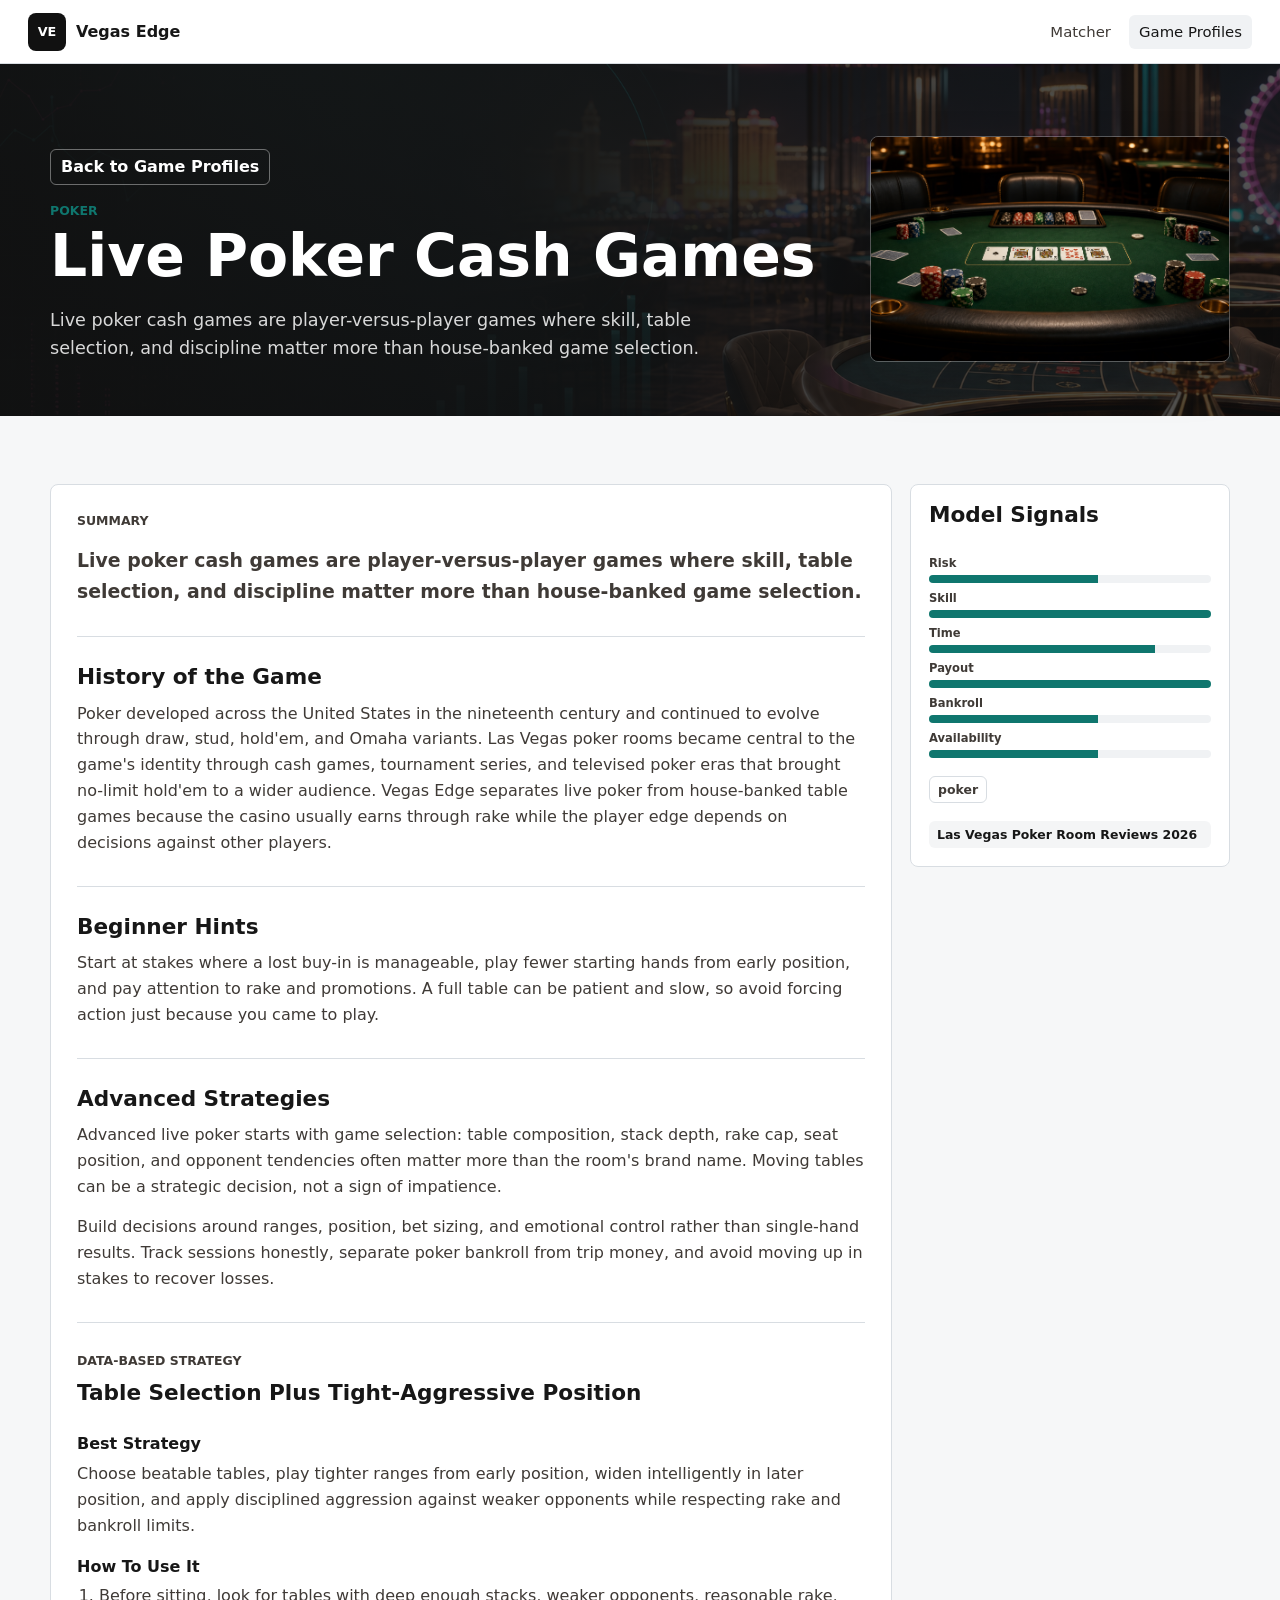
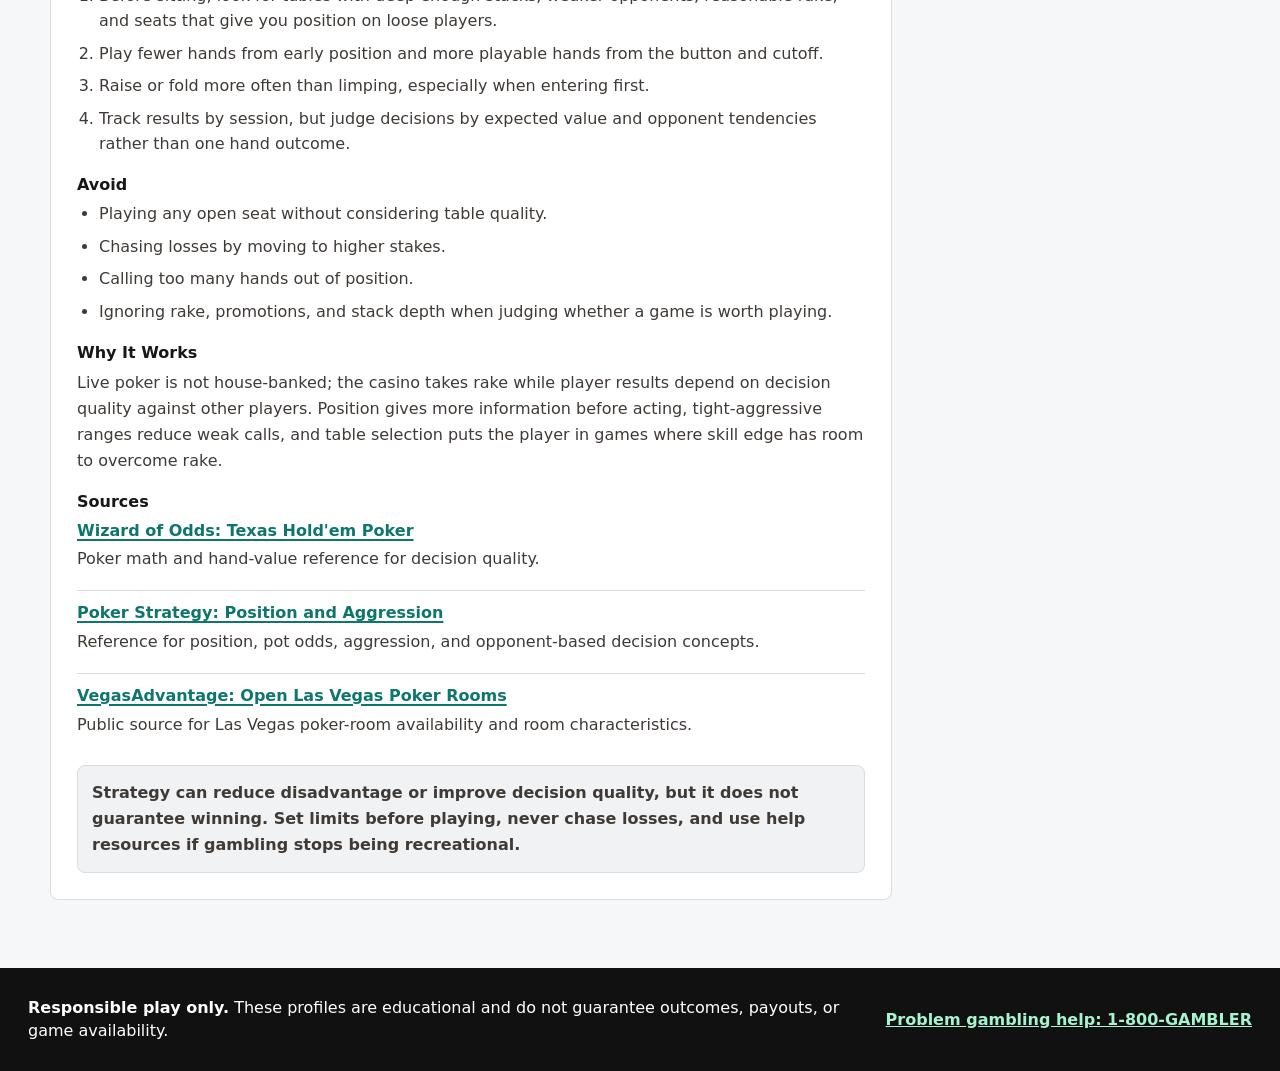
<file: game-profiles/live-poker-cash-games.html>
<!doctype html>
<html lang="en">
  <head>
    <meta charset="utf-8">
    <meta name="viewport" content="width=device-width, initial-scale=1">
    <title>Live Poker Cash Games - Vegas Edge Game Profile</title>
    <link rel="stylesheet" href="../styles.css">
  </head>
  <body data-game-id="live-poker" data-root="../">
    <script src="../src/data.js"></script>
    <script src="../src/game-profile-content.js"></script>
    <script src="../src/game-profile-images.js"></script>
    <script src="../src/game-profile-detail.js"></script>
  </body>
</html>
</file>
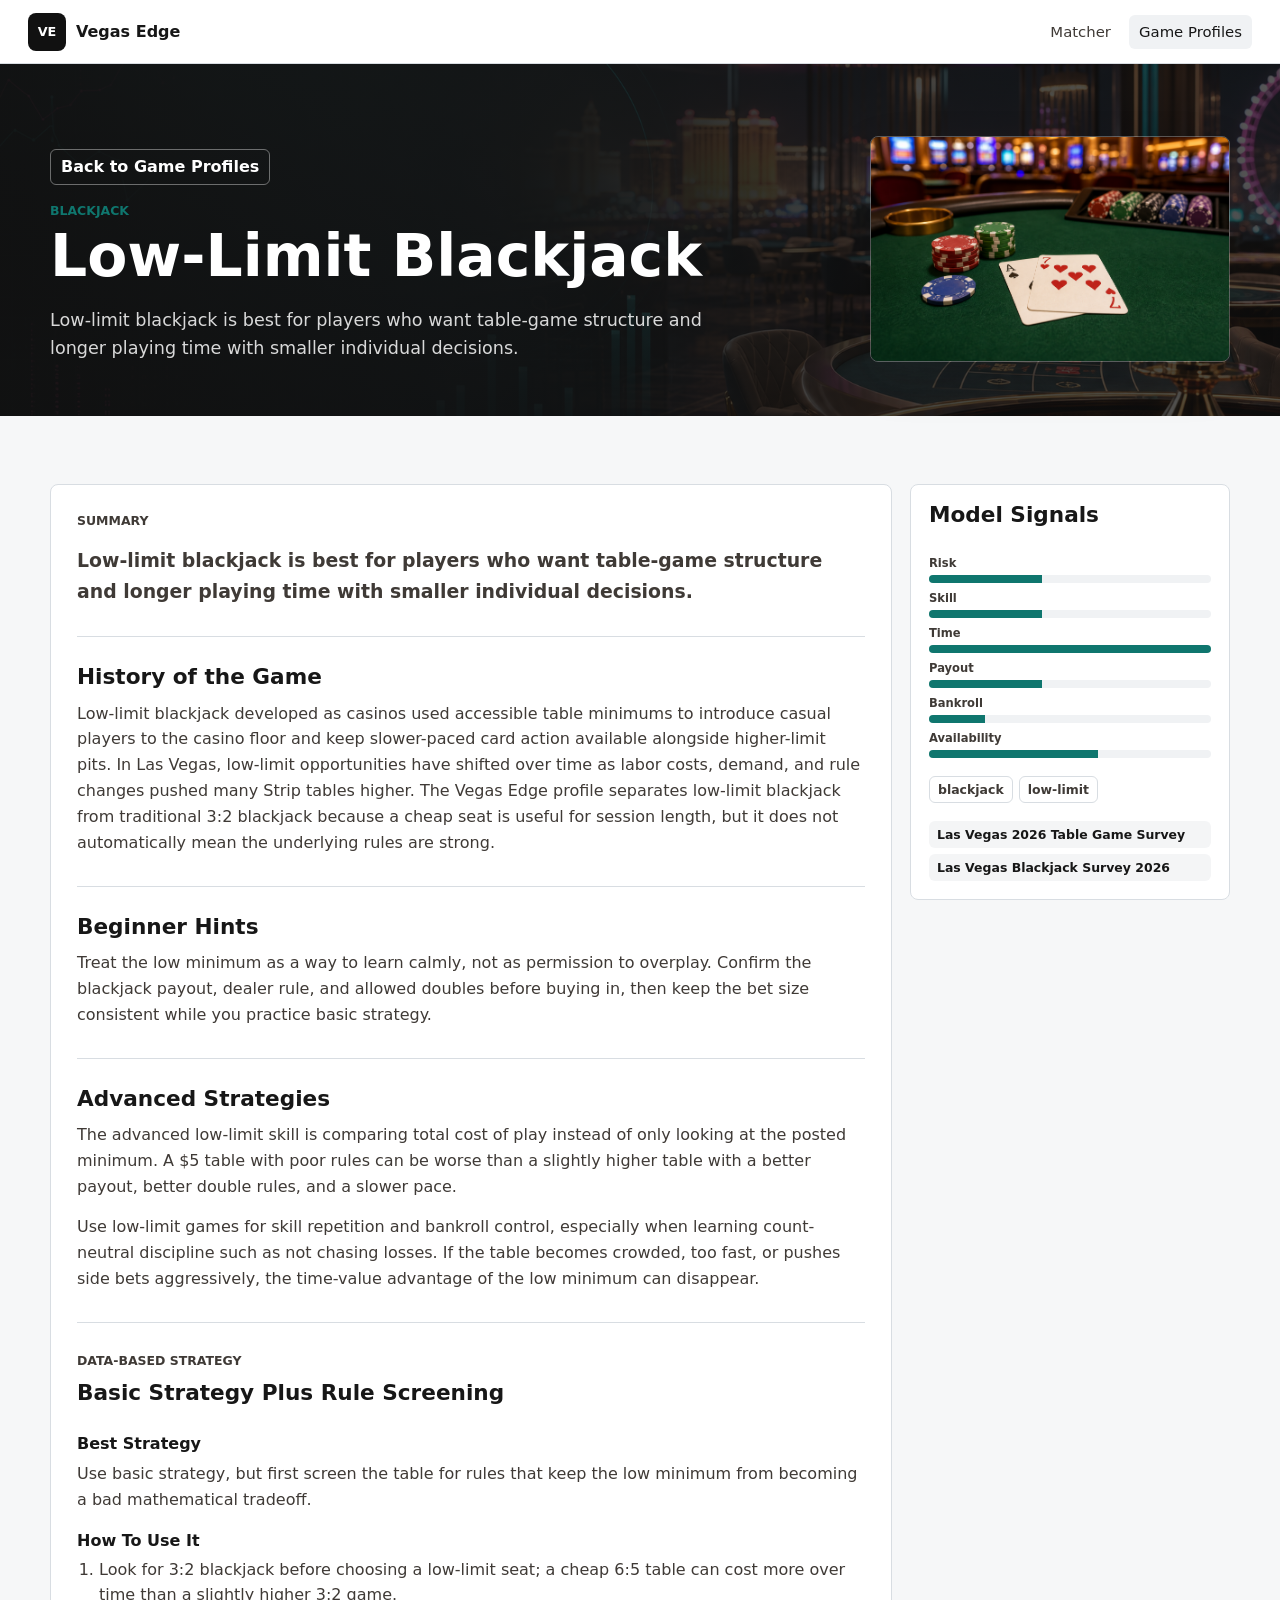
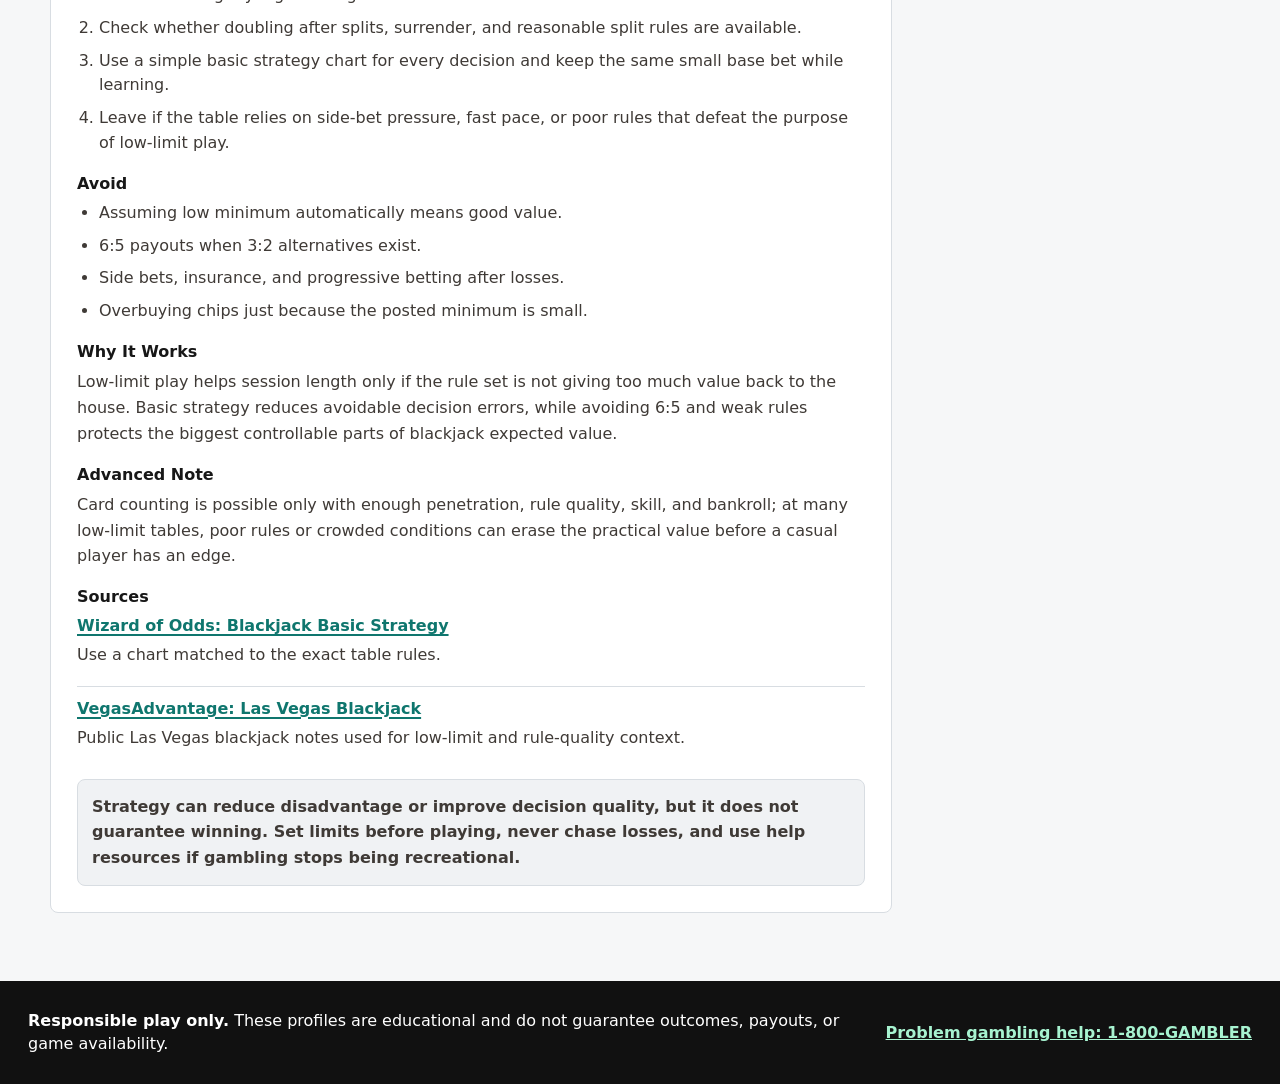
<file: game-profiles/low-limit-blackjack.html>
<!doctype html>
<html lang="en">
  <head>
    <meta charset="utf-8">
    <meta name="viewport" content="width=device-width, initial-scale=1">
    <title>Low-Limit Blackjack - Vegas Edge Game Profile</title>
    <link rel="stylesheet" href="../styles.css">
  </head>
  <body data-game-id="low-limit-blackjack" data-root="../">
    <script src="../src/data.js"></script>
    <script src="../src/game-profile-content.js"></script>
    <script src="../src/game-profile-images.js"></script>
    <script src="../src/game-profile-detail.js"></script>
  </body>
</html>
</file>
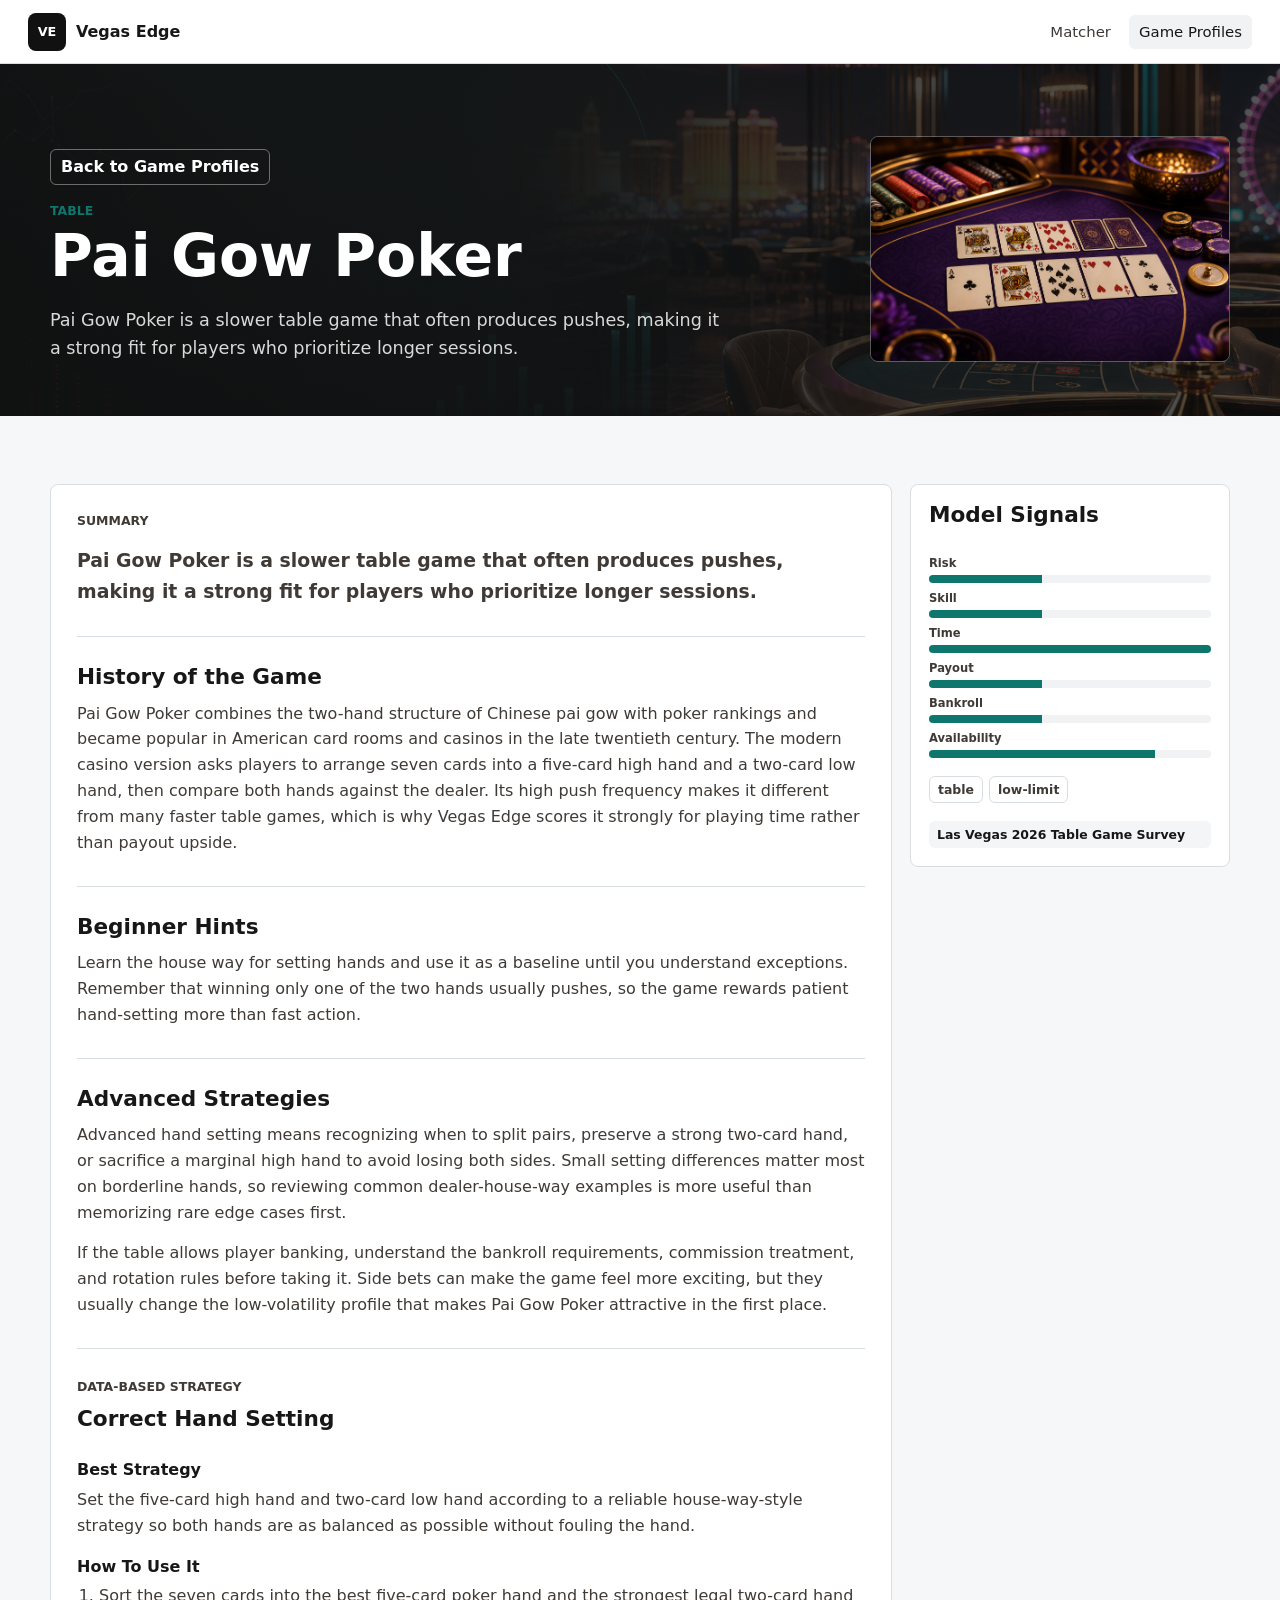
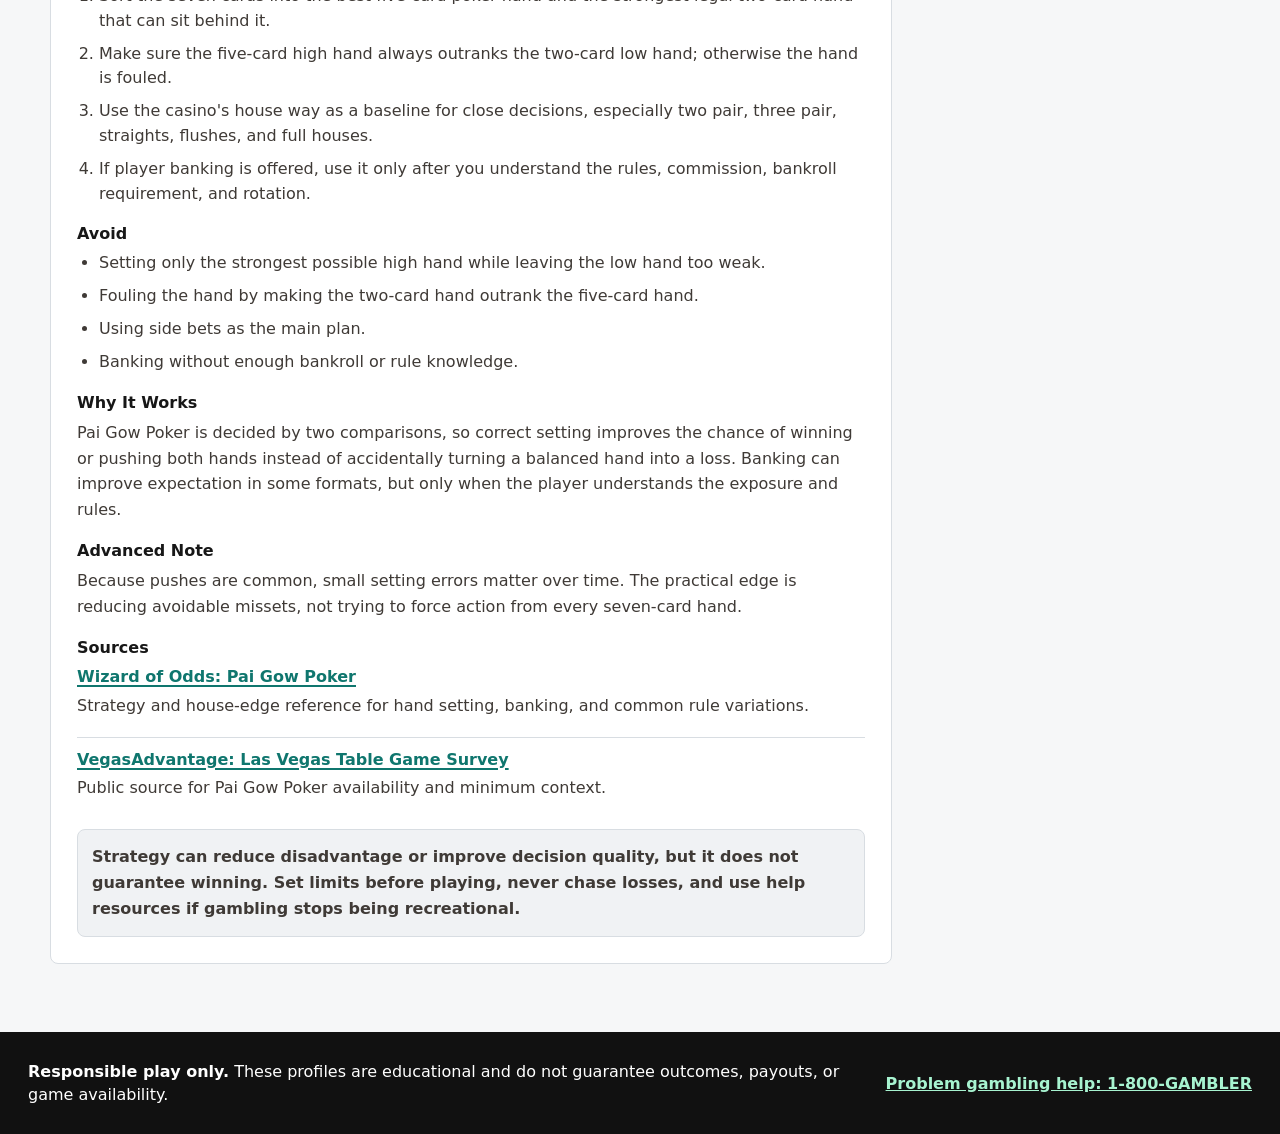
<file: game-profiles/pai-gow-poker.html>
<!doctype html>
<html lang="en">
  <head>
    <meta charset="utf-8">
    <meta name="viewport" content="width=device-width, initial-scale=1">
    <title>Pai Gow Poker - Vegas Edge Game Profile</title>
    <link rel="stylesheet" href="../styles.css">
  </head>
  <body data-game-id="pai-gow-poker" data-root="../">
    <script src="../src/data.js"></script>
    <script src="../src/game-profile-content.js"></script>
    <script src="../src/game-profile-images.js"></script>
    <script src="../src/game-profile-detail.js"></script>
  </body>
</html>
</file>
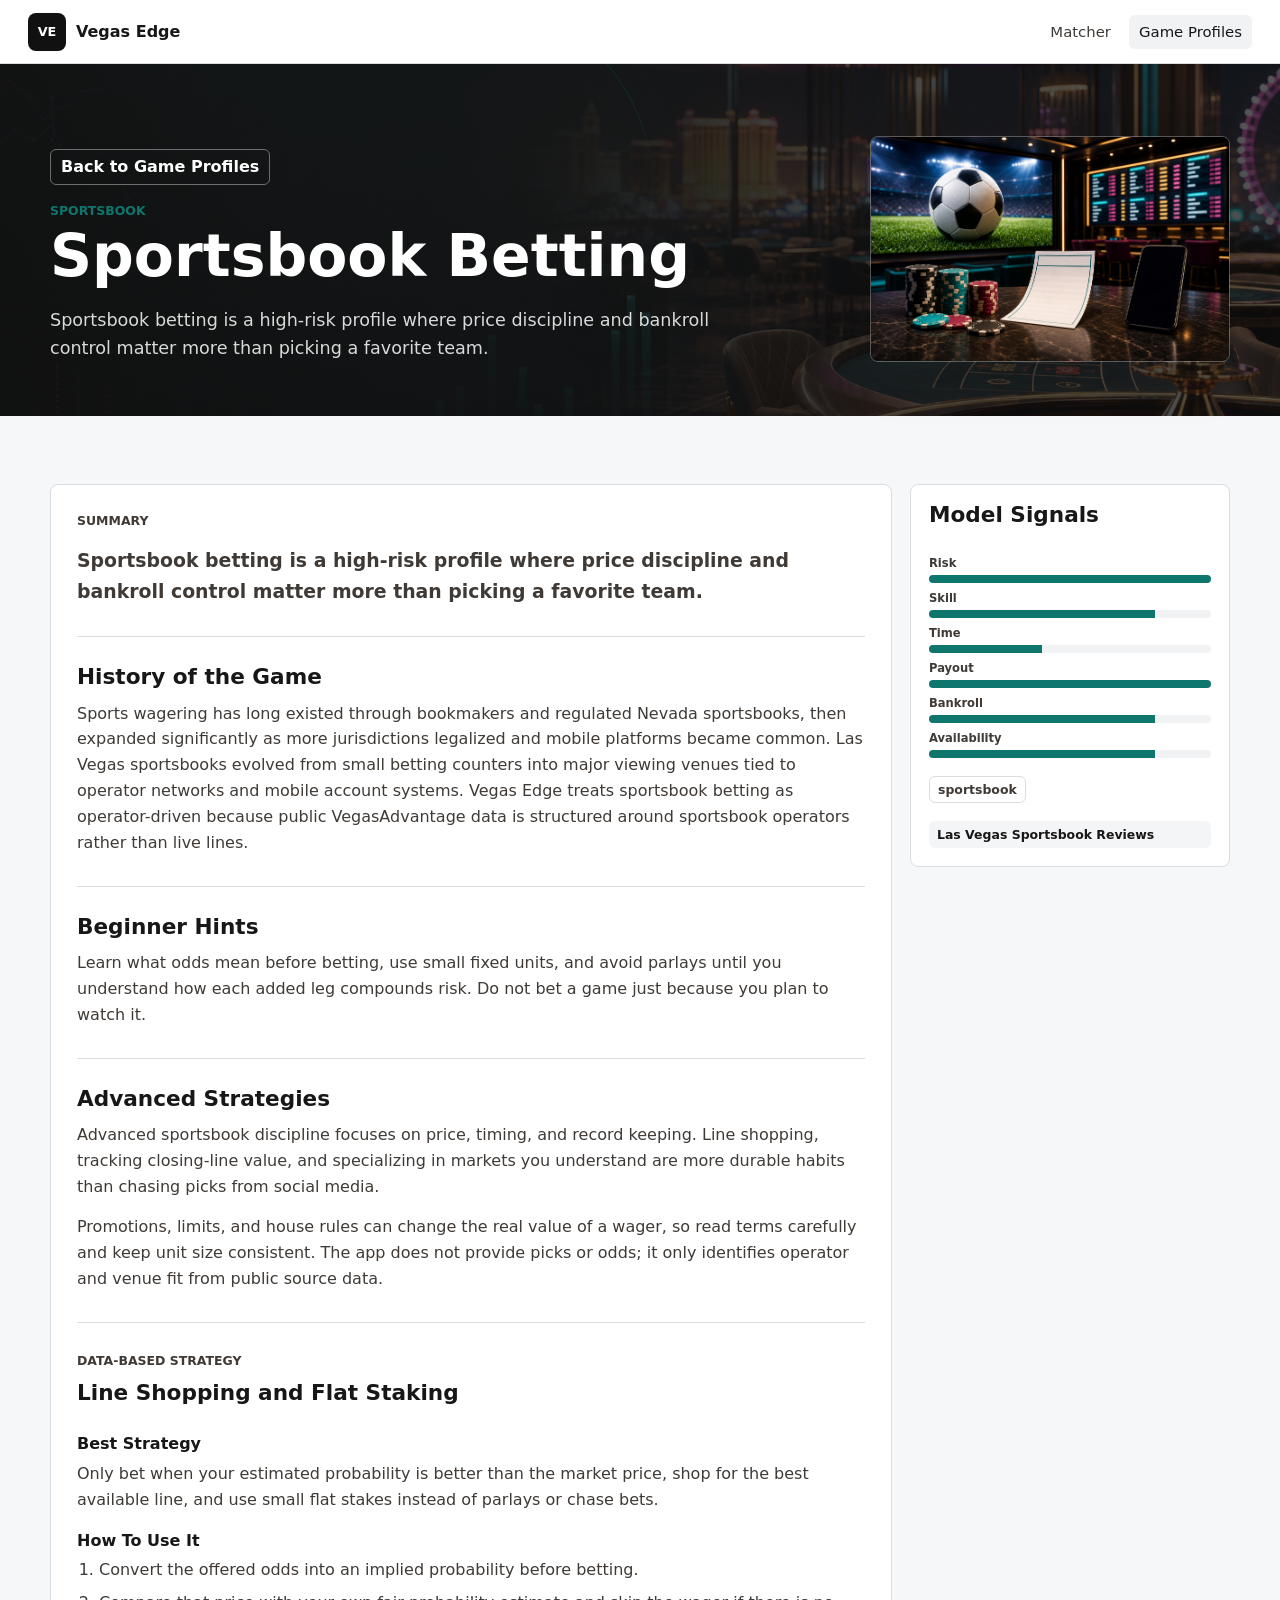
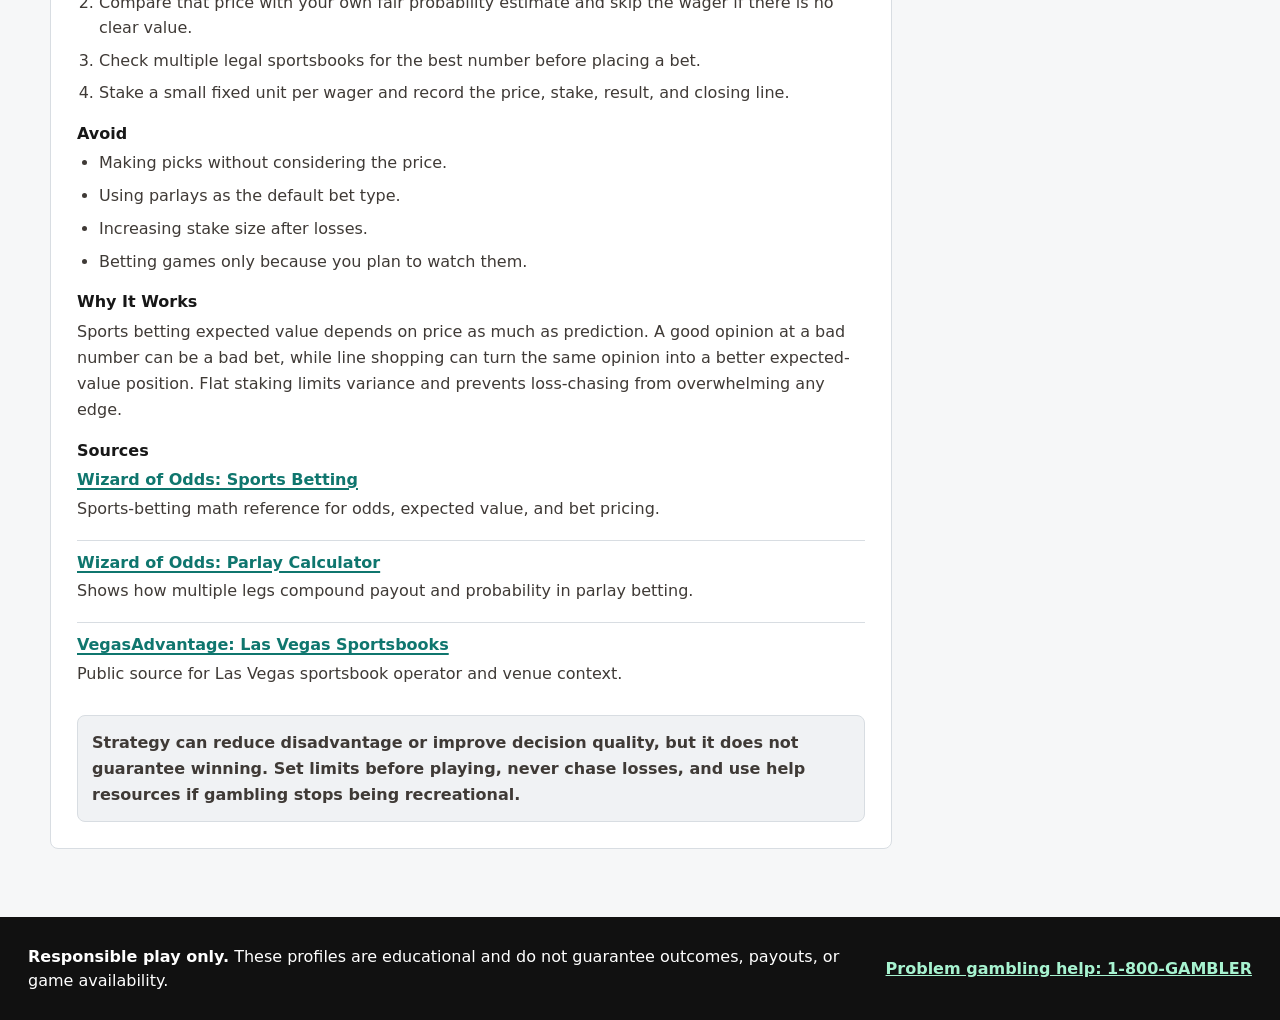
<file: game-profiles/sportsbook-betting.html>
<!doctype html>
<html lang="en">
  <head>
    <meta charset="utf-8">
    <meta name="viewport" content="width=device-width, initial-scale=1">
    <title>Sportsbook Betting - Vegas Edge Game Profile</title>
    <link rel="stylesheet" href="../styles.css">
  </head>
  <body data-game-id="sportsbook" data-root="../">
    <script src="../src/data.js"></script>
    <script src="../src/game-profile-content.js"></script>
    <script src="../src/game-profile-images.js"></script>
    <script src="../src/game-profile-detail.js"></script>
  </body>
</html>
</file>
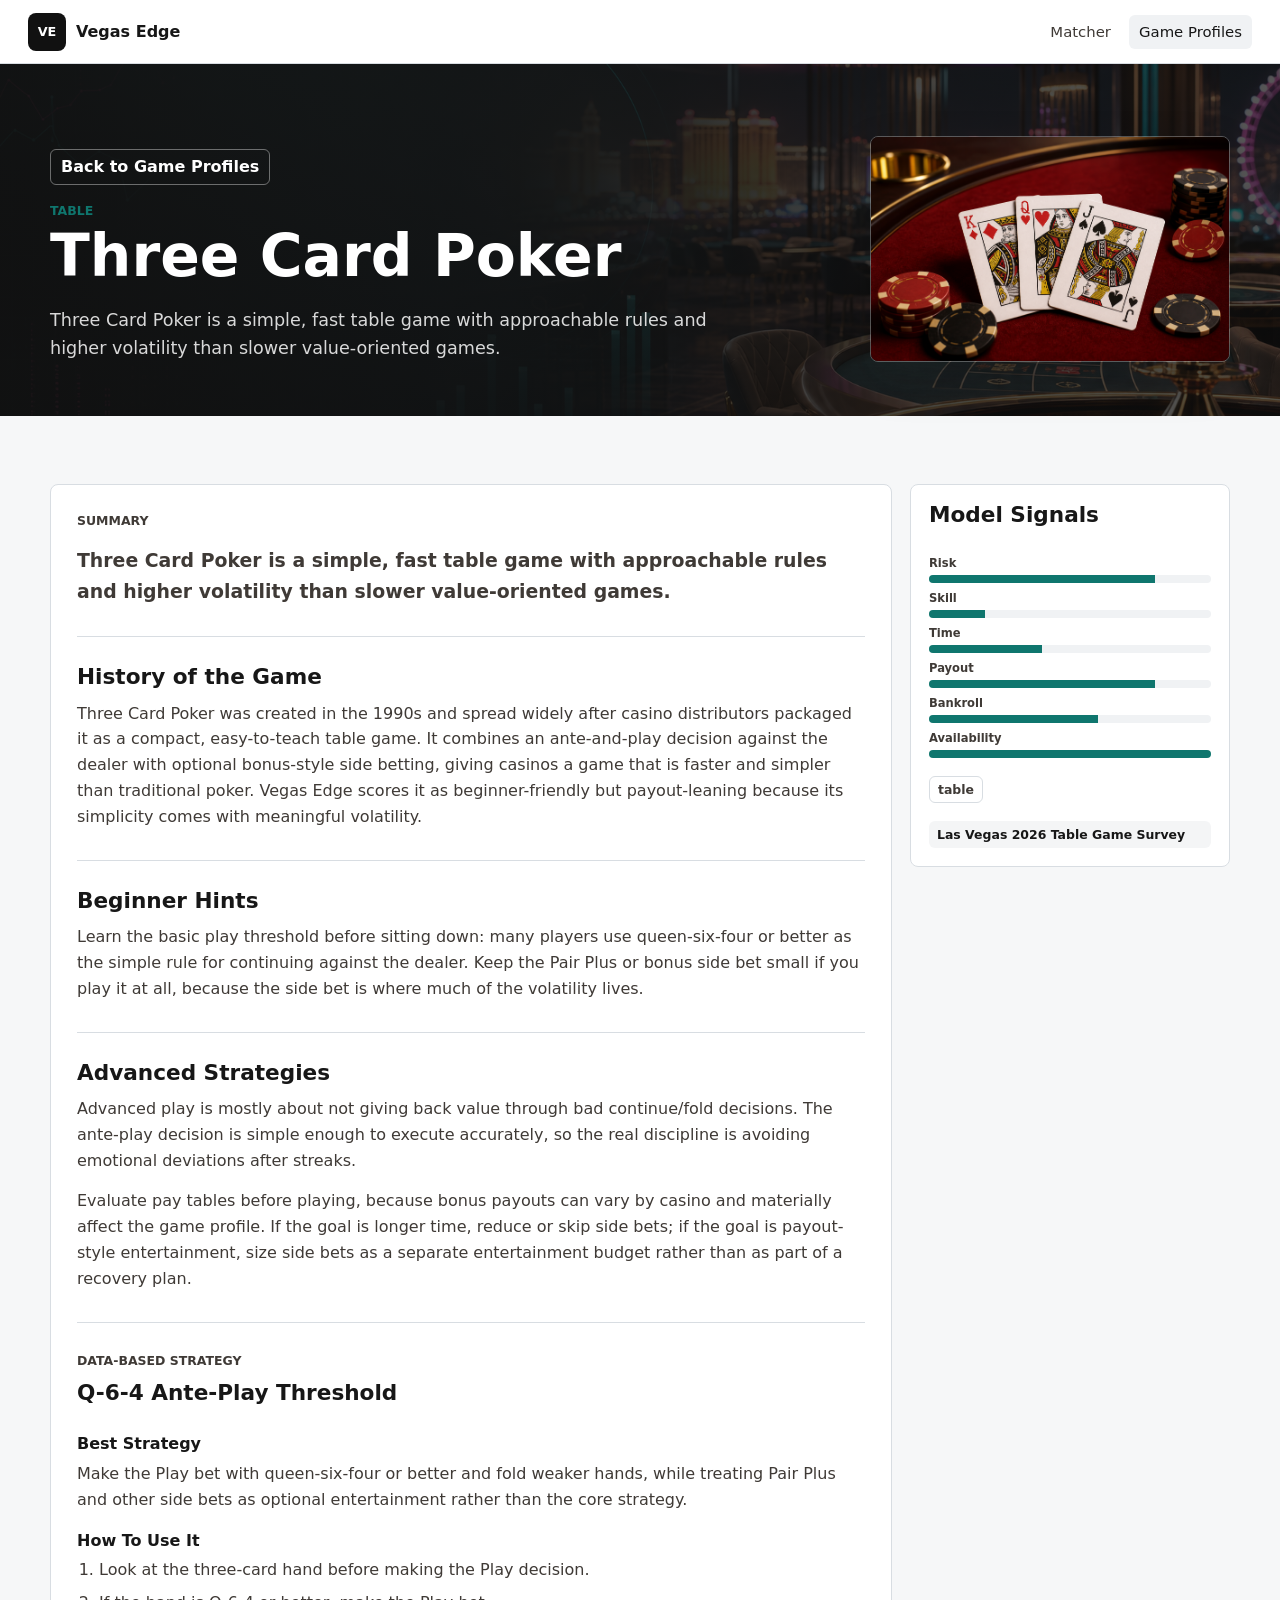
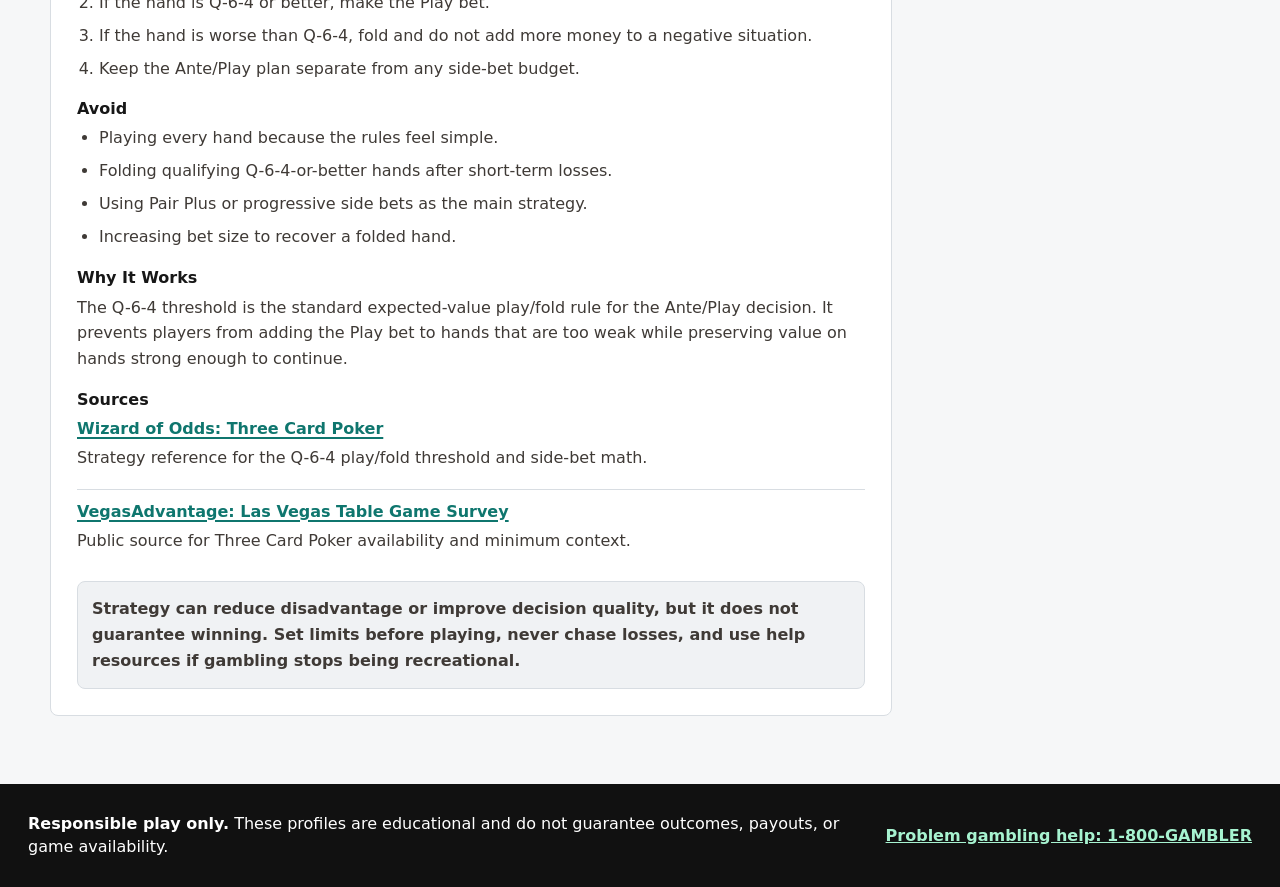
<file: game-profiles/three-card-poker.html>
<!doctype html>
<html lang="en">
  <head>
    <meta charset="utf-8">
    <meta name="viewport" content="width=device-width, initial-scale=1">
    <title>Three Card Poker - Vegas Edge Game Profile</title>
    <link rel="stylesheet" href="../styles.css">
  </head>
  <body data-game-id="three-card-poker" data-root="../">
    <script src="../src/data.js"></script>
    <script src="../src/game-profile-content.js"></script>
    <script src="../src/game-profile-images.js"></script>
    <script src="../src/game-profile-detail.js"></script>
  </body>
</html>
</file>
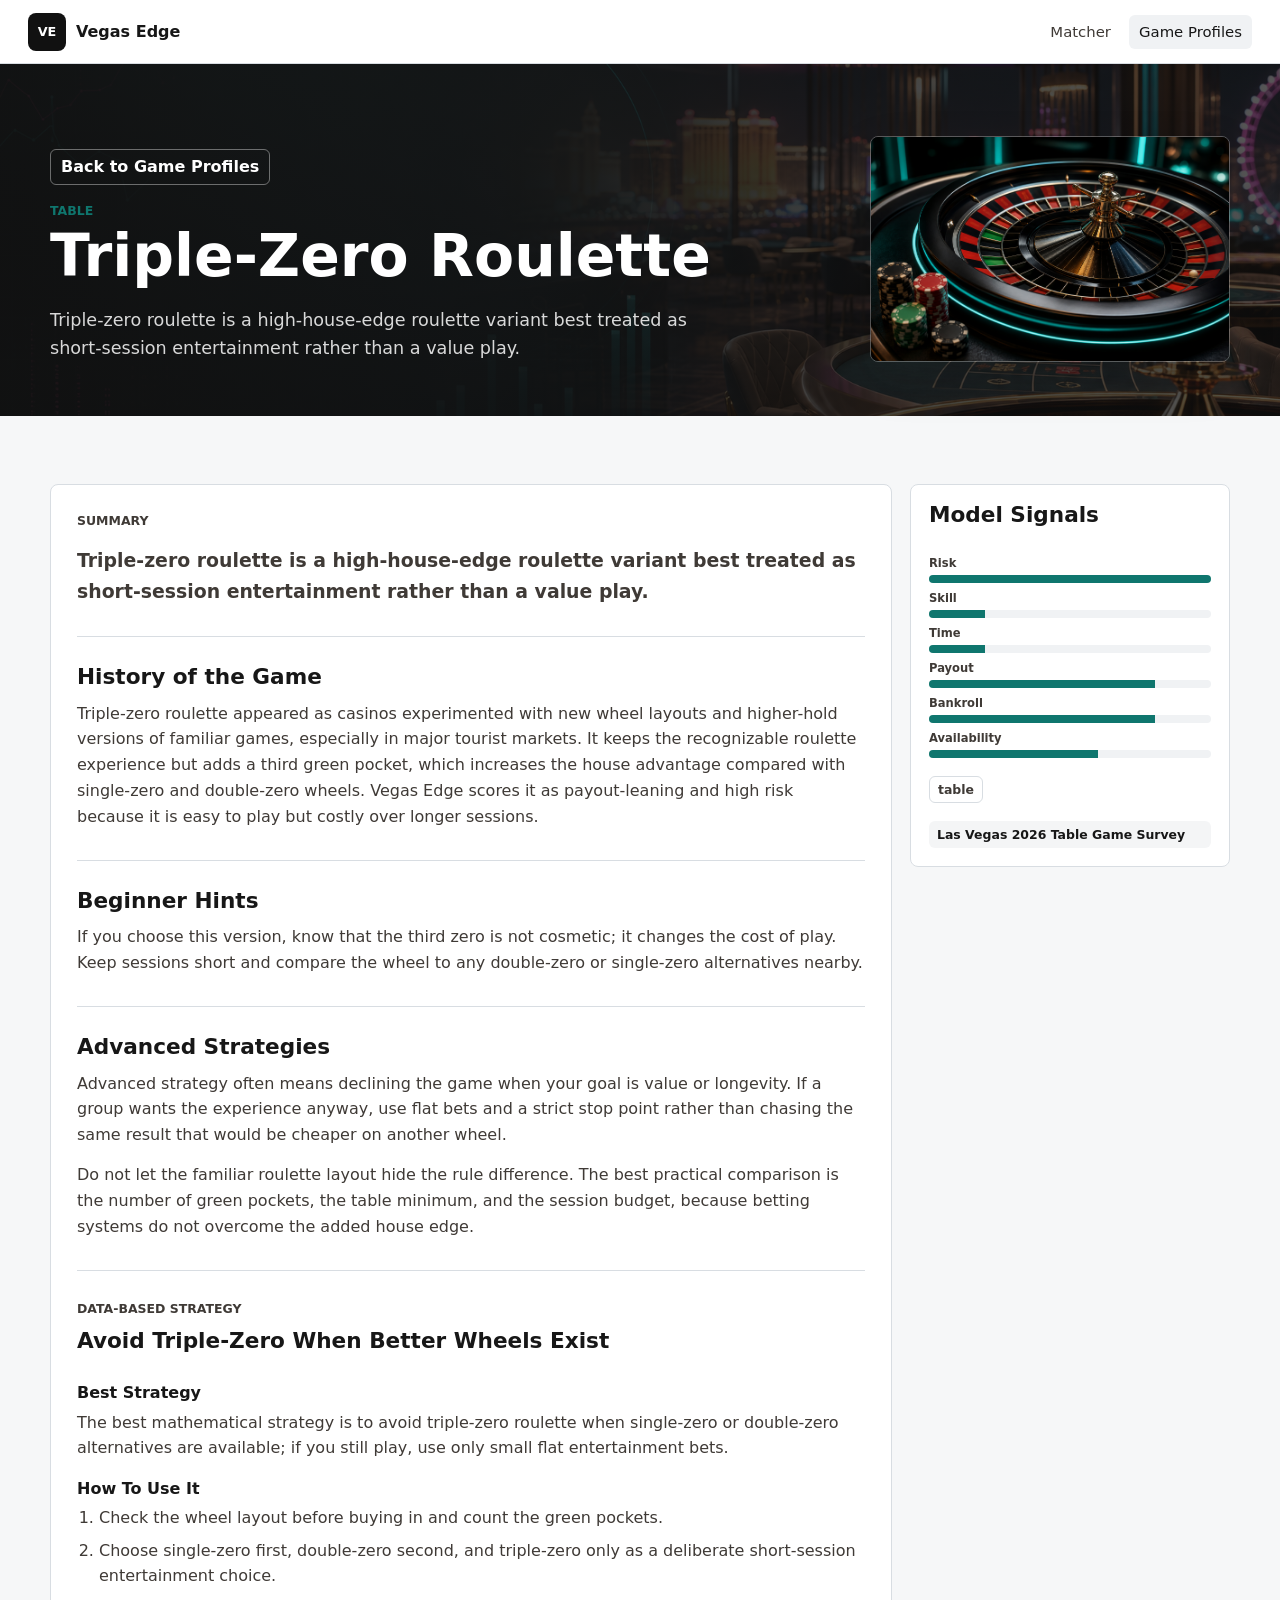
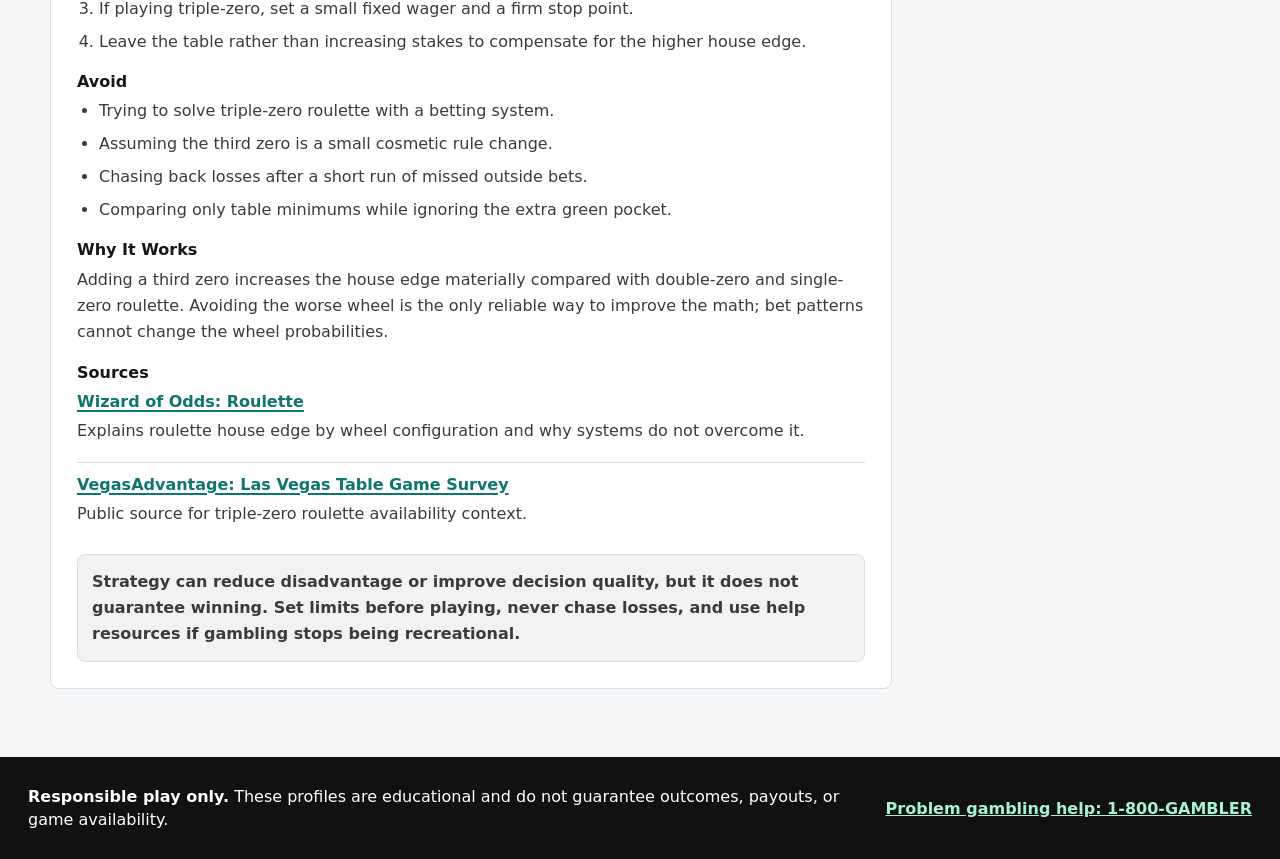
<file: game-profiles/triple-zero-roulette.html>
<!doctype html>
<html lang="en">
  <head>
    <meta charset="utf-8">
    <meta name="viewport" content="width=device-width, initial-scale=1">
    <title>Triple-Zero Roulette - Vegas Edge Game Profile</title>
    <link rel="stylesheet" href="../styles.css">
  </head>
  <body data-game-id="roulette-000" data-root="../">
    <script src="../src/data.js"></script>
    <script src="../src/game-profile-content.js"></script>
    <script src="../src/game-profile-images.js"></script>
    <script src="../src/game-profile-detail.js"></script>
  </body>
</html>
</file>
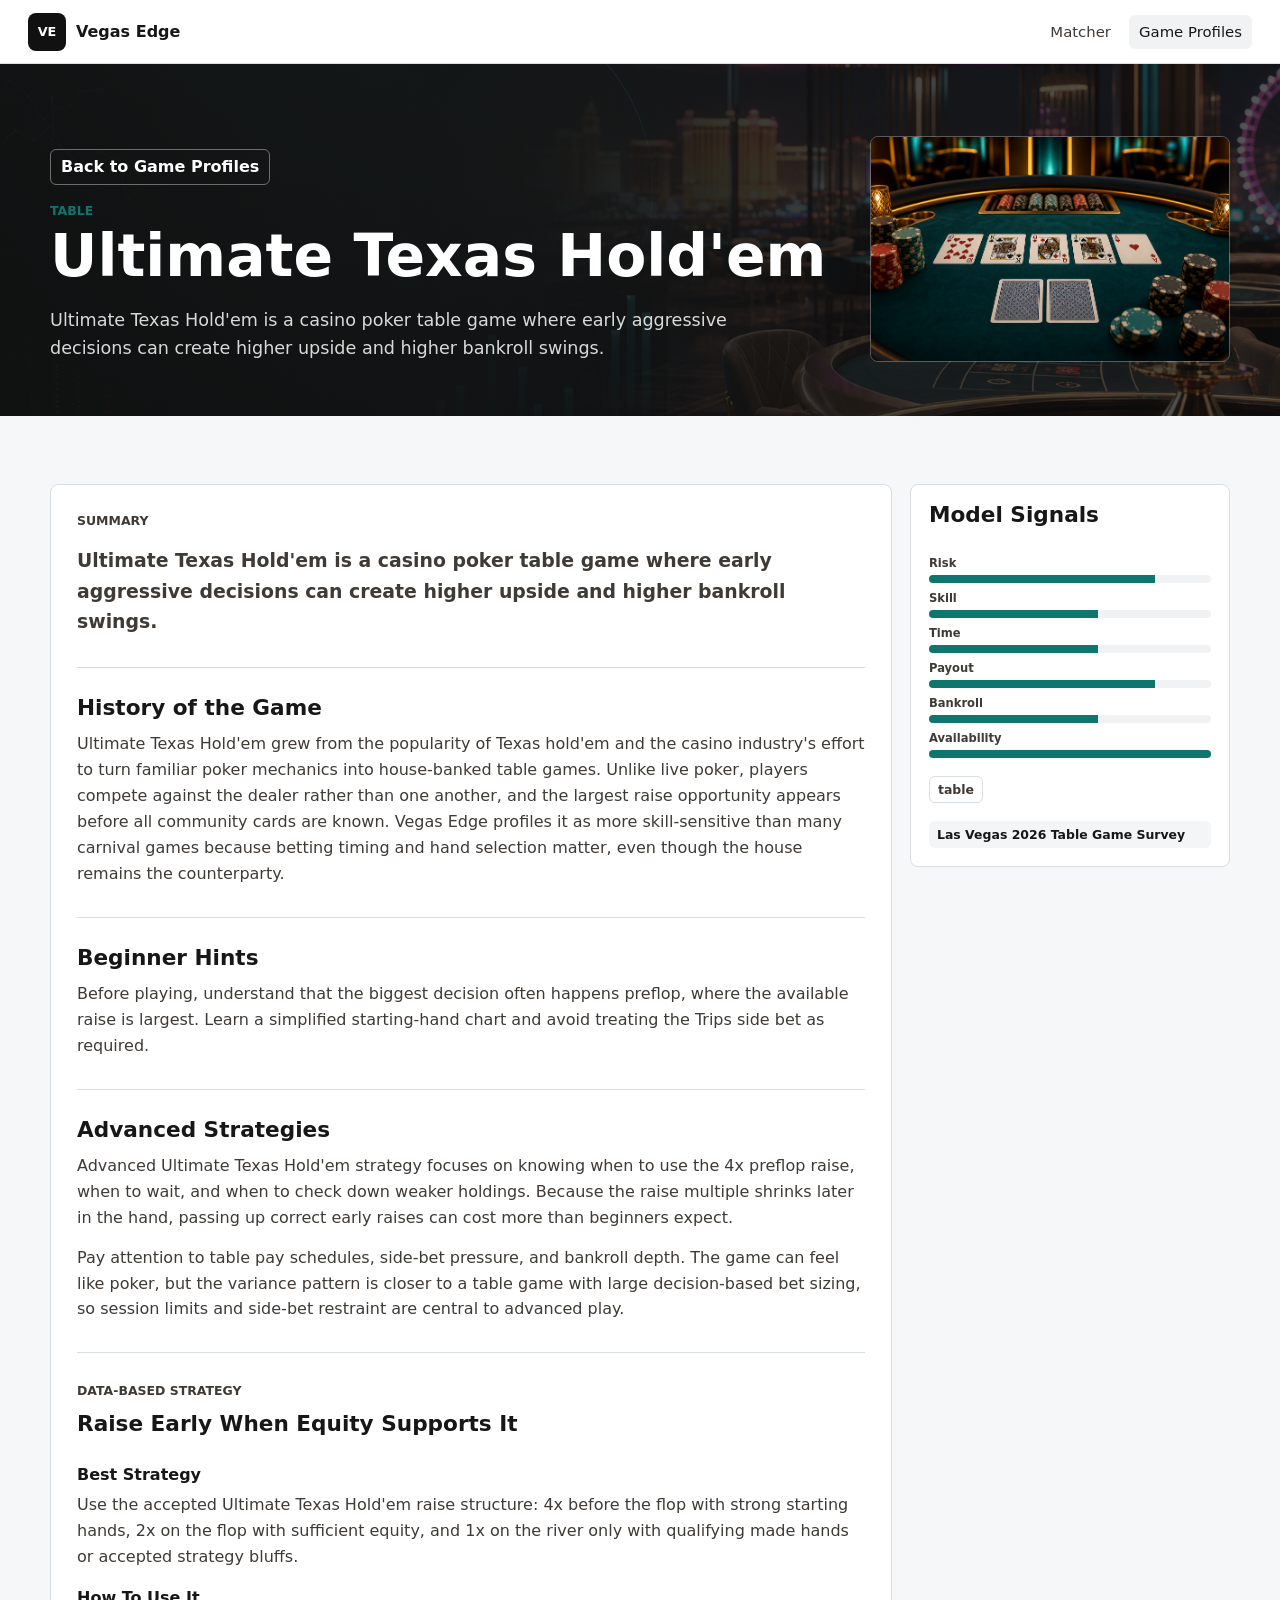
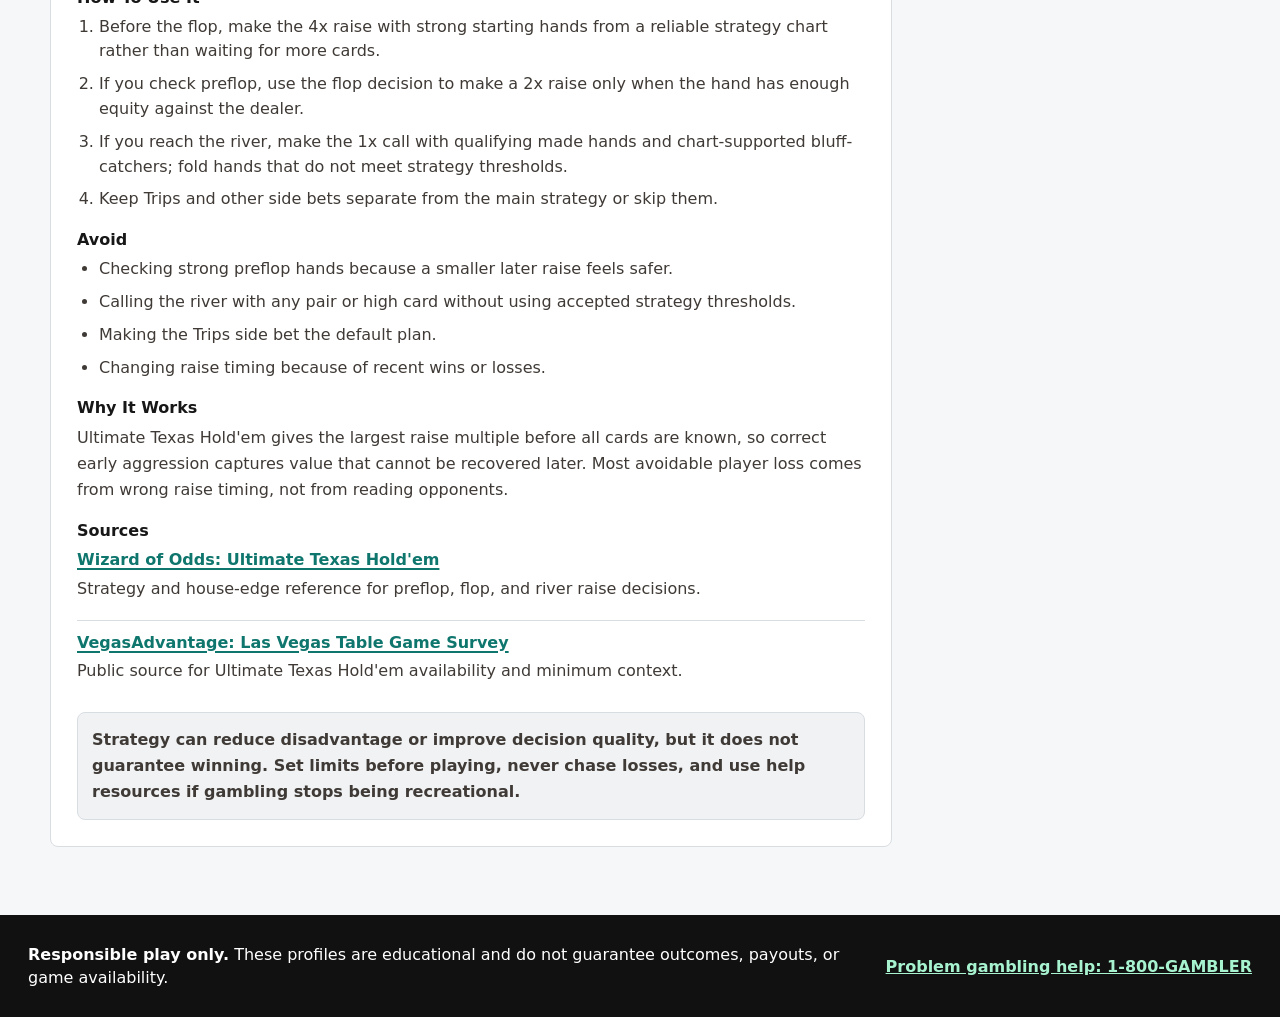
<file: game-profiles/ultimate-texas-holdem.html>
<!doctype html>
<html lang="en">
  <head>
    <meta charset="utf-8">
    <meta name="viewport" content="width=device-width, initial-scale=1">
    <title>Ultimate Texas Hold'em - Vegas Edge Game Profile</title>
    <link rel="stylesheet" href="../styles.css">
  </head>
  <body data-game-id="ultimate-texas-holdem" data-root="../">
    <script src="../src/data.js"></script>
    <script src="../src/game-profile-content.js"></script>
    <script src="../src/game-profile-images.js"></script>
    <script src="../src/game-profile-detail.js"></script>
  </body>
</html>
</file>
<file: styles.css>
:root {
  color-scheme: light;
  --ink: #171717;
  --ink-soft: #3f3a36;
  --paper: #f6f7f8;
  --surface: #ffffff;
  --surface-strong: #f0f2f4;
  --line: #d8dde2;
  --teal: #0f766e;
  --magenta: #b83280;
  --gold: #c98208;
  --red: #bc3b22;
  --green: #28734e;
  --charcoal: #111111;
  --shadow: 0 18px 46px rgba(17, 17, 17, 0.16);
}

* {
  box-sizing: border-box;
}

html {
  scroll-behavior: smooth;
}

body {
  margin: 0;
  background: var(--paper);
  color: var(--ink);
  font-family:
    Inter, ui-sans-serif, system-ui, -apple-system, BlinkMacSystemFont, "Segoe UI",
    sans-serif;
  letter-spacing: 0;
}

a {
  color: inherit;
}

button,
input,
select {
  font: inherit;
}

.skip-link {
  position: absolute;
  left: 16px;
  top: -60px;
  z-index: 50;
  padding: 10px 14px;
  background: var(--surface);
  border: 1px solid var(--line);
  border-radius: 6px;
}

.skip-link:focus {
  top: 16px;
}

.site-header {
  position: sticky;
  top: 0;
  z-index: 20;
  display: flex;
  align-items: center;
  justify-content: space-between;
  gap: 18px;
  min-height: 64px;
  padding: 12px 28px;
  background: rgba(255, 255, 255, 0.92);
  border-bottom: 1px solid var(--line);
  backdrop-filter: blur(12px);
}

.brand-lockup {
  display: inline-flex;
  align-items: center;
  gap: 10px;
  min-width: 164px;
}

.brand-mark {
  display: grid;
  place-items: center;
  width: 38px;
  height: 38px;
  border-radius: 8px;
  background: var(--charcoal);
  color: white;
  font-size: 0.8rem;
  font-weight: 800;
}

.brand-name {
  font-weight: 800;
}

.top-nav {
  display: flex;
  align-items: center;
  gap: 8px;
  flex-wrap: wrap;
  justify-content: flex-end;
}

.top-nav a {
  padding: 8px 10px;
  border-radius: 6px;
  color: var(--ink-soft);
  font-size: 0.93rem;
  text-decoration: none;
}

.top-nav a:hover,
.top-nav a:focus-visible,
.top-nav a[aria-current="page"] {
  background: var(--surface-strong);
  color: var(--ink);
  outline: none;
}

.hero {
  position: relative;
  min-height: 620px;
  display: grid;
  align-items: end;
  overflow: hidden;
  color: white;
  background: var(--charcoal);
}

.hero-media,
.hero-media img,
.hero-shade {
  position: absolute;
  inset: 0;
}

.hero-media img {
  width: 100%;
  height: 100%;
  object-fit: cover;
}

.hero-shade {
  background:
    linear-gradient(90deg, rgba(0, 0, 0, 0.82), rgba(0, 0, 0, 0.54) 42%, rgba(0, 0, 0, 0.2)),
    linear-gradient(0deg, rgba(0, 0, 0, 0.58), rgba(0, 0, 0, 0.08) 45%);
}

.hero-content {
  position: relative;
  width: min(820px, calc(100% - 48px));
  margin: 0 auto 116px;
  padding-right: 190px;
}

.eyebrow {
  margin: 0 0 10px;
  color: var(--teal);
  font-size: 0.78rem;
  font-weight: 800;
  text-transform: uppercase;
}

.hero .eyebrow {
  color: #78f0df;
}

h1,
h2,
h3,
p {
  overflow-wrap: anywhere;
}

h1 {
  margin: 0;
  max-width: 760px;
  font-size: 4.4rem;
  line-height: 0.96;
  letter-spacing: 0;
}

.hero-copy {
  max-width: 680px;
  margin: 22px 0 0;
  color: rgba(255, 255, 255, 0.84);
  font-size: 1.1rem;
  line-height: 1.6;
}

.hero-actions {
  display: flex;
  gap: 12px;
  flex-wrap: wrap;
  margin-top: 28px;
}

.button {
  display: inline-flex;
  align-items: center;
  justify-content: center;
  min-height: 44px;
  padding: 0 18px;
  border-radius: 8px;
  font-weight: 800;
  text-decoration: none;
}

.button.primary {
  background: var(--gold);
  color: #160d02;
}

.button.secondary {
  border: 1px solid rgba(255, 255, 255, 0.44);
  color: white;
}

.hero-strip {
  position: absolute;
  left: 0;
  right: 0;
  bottom: 0;
  display: grid;
  grid-template-columns: repeat(3, 1fr);
  border-top: 1px solid rgba(255, 255, 255, 0.22);
  background: rgba(0, 0, 0, 0.5);
  backdrop-filter: blur(10px);
}

.hero-strip span {
  min-height: 64px;
  display: grid;
  place-items: center;
  padding: 12px 16px;
  border-right: 1px solid rgba(255, 255, 255, 0.18);
  color: rgba(255, 255, 255, 0.88);
  text-align: center;
  font-weight: 700;
}

.section-inner {
  width: min(1180px, calc(100% - 40px));
  margin: 0 auto;
}

.status-band {
  padding: 28px 0;
  background: var(--charcoal);
  color: white;
}

.metrics-grid {
  display: grid;
  grid-template-columns: repeat(4, minmax(0, 1fr));
  gap: 12px;
}

.metric-card,
.venue-card,
.source-card,
.game-card,
.signal-card,
.alert-card,
.run-card {
  border: 1px solid var(--line);
  border-radius: 8px;
  background: var(--surface);
  box-shadow: 0 1px 0 rgba(17, 17, 17, 0.04);
}

.metric-card {
  min-height: 154px;
  padding: 18px;
  color: var(--ink);
}

.metric-value {
  margin: 0;
  color: var(--ink);
  font-size: 2.4rem;
  line-height: 1;
  font-weight: 900;
}

.metric-card h3 {
  margin: 12px 0 8px;
  font-size: 1rem;
}

.metric-card p {
  margin: 0;
  color: var(--ink-soft);
  line-height: 1.45;
}

.metric-card[data-tone="teal"] {
  border-top: 4px solid var(--teal);
}

.metric-card[data-tone="magenta"] {
  border-top: 4px solid var(--magenta);
}

.metric-card[data-tone="gold"] {
  border-top: 4px solid var(--gold);
}

.metric-card[data-tone="red"] {
  border-top: 4px solid var(--red);
}

.section-block {
  padding: 68px 0;
}

.section-block.muted {
  background: #eceff1;
}

.section-heading {
  display: flex;
  align-items: end;
  justify-content: space-between;
  gap: 20px;
  margin-bottom: 22px;
}

h2 {
  margin: 0;
  font-size: 2.05rem;
  line-height: 1.08;
}

.snapshot-pill {
  display: inline-flex;
  align-items: center;
  min-height: 38px;
  padding: 0 12px;
  border: 1px solid var(--line);
  border-radius: 8px;
  background: var(--surface);
  color: var(--ink-soft);
  font-size: 0.9rem;
  font-weight: 700;
}

.toolbar {
  display: grid;
  grid-template-columns: minmax(220px, 1fr) 180px minmax(420px, 1.5fr);
  gap: 12px;
  align-items: end;
  margin-bottom: 18px;
}

.search-control,
.select-control,
.range-control {
  display: grid;
  gap: 6px;
  color: var(--ink-soft);
  font-size: 0.86rem;
  font-weight: 800;
}

.search-control input,
.select-control select {
  height: 44px;
  width: 100%;
  border: 1px solid var(--line);
  border-radius: 8px;
  background: var(--surface);
  color: var(--ink);
  padding: 0 12px;
}

.search-control input:focus,
.select-control select:focus,
.segment:focus-visible,
.button:focus-visible,
.source-card a:focus-visible,
.venue-card a:focus-visible,
.site-footer a:focus-visible {
  outline: 3px solid rgba(15, 118, 110, 0.28);
  outline-offset: 2px;
}

.segment-control {
  display: grid;
  grid-template-columns: repeat(6, minmax(0, 1fr));
  border: 1px solid var(--line);
  border-radius: 8px;
  overflow: hidden;
  background: var(--surface);
}

.segment {
  min-height: 44px;
  border: 0;
  border-right: 1px solid var(--line);
  background: transparent;
  color: var(--ink-soft);
  font-size: 0.88rem;
  font-weight: 800;
  cursor: pointer;
}

.segment:last-child {
  border-right: 0;
}

.segment.is-active {
  background: var(--ink);
  color: white;
}

.content-grid {
  display: grid;
  grid-template-columns: minmax(0, 1fr) 340px;
  gap: 18px;
  align-items: start;
}

.record-list {
  display: grid;
  grid-template-columns: repeat(2, minmax(0, 1fr));
  gap: 14px;
}

.venue-card {
  min-height: 360px;
  padding: 18px;
  display: grid;
  align-content: start;
  gap: 14px;
}

.venue-topline {
  display: flex;
  align-items: start;
  justify-content: space-between;
  gap: 12px;
}

.venue-card h3 {
  margin: 0;
  font-size: 1.25rem;
}

.region-tag {
  flex: 0 0 auto;
  padding: 5px 8px;
  border-radius: 6px;
  background: var(--surface-strong);
  color: var(--ink-soft);
  font-size: 0.78rem;
  font-weight: 900;
}

.tag-row,
.source-links,
.score-row {
  display: flex;
  flex-wrap: wrap;
  gap: 6px;
}

.tag {
  padding: 5px 8px;
  border: 1px solid var(--line);
  border-radius: 6px;
  color: var(--ink-soft);
  font-size: 0.78rem;
  font-weight: 800;
}

.score-row {
  display: grid;
  grid-template-columns: repeat(4, minmax(0, 1fr));
  gap: 8px;
}

.score {
  display: grid;
  gap: 5px;
}

.score span {
  font-size: 0.72rem;
  color: var(--ink-soft);
  font-weight: 800;
}

.score-bar {
  height: 8px;
  border-radius: 999px;
  background: var(--surface-strong);
  overflow: hidden;
}

.score-bar b {
  display: block;
  height: 100%;
  width: calc(var(--score) * 20%);
  background: var(--teal);
}

.venue-card ul {
  margin: 0;
  padding-left: 18px;
  color: var(--ink-soft);
  line-height: 1.45;
}

.source-links a {
  padding: 6px 8px;
  border-radius: 6px;
  background: #f4f5f6;
  color: var(--ink);
  font-size: 0.78rem;
  font-weight: 900;
  text-decoration: none;
}

.empty-state {
  grid-column: 1 / -1;
  padding: 26px;
  border: 1px dashed var(--line);
  border-radius: 8px;
  background: var(--surface);
  color: var(--ink-soft);
}

.insight-panel {
  position: sticky;
  top: 88px;
  padding: 18px;
  border: 1px solid var(--line);
  border-radius: 8px;
  background: var(--surface);
}

.insight-panel h3 {
  margin: 0 0 12px;
}

.signal-card,
.alert-card {
  padding: 14px;
  box-shadow: none;
}

.signal-card + .signal-card,
.alert-card + .alert-card {
  margin-top: 10px;
}

.signal-card strong,
.alert-card strong {
  display: block;
  margin-bottom: 6px;
}

.signal-card p,
.alert-card p {
  margin: 0;
  color: var(--ink-soft);
  line-height: 1.45;
}

.data-alerts {
  margin-top: 14px;
}

.alert-card {
  border-left: 4px solid var(--red);
}

.route-layout {
  display: grid;
  grid-template-columns: 340px minmax(0, 1fr);
  gap: 18px;
  align-items: start;
}

.planner-panel {
  display: grid;
  gap: 18px;
  padding: 18px;
  border: 1px solid var(--line);
  border-radius: 8px;
  background: var(--surface);
}

fieldset {
  display: grid;
  gap: 10px;
  margin: 0;
  padding: 0;
  border: 0;
}

legend {
  margin-bottom: 10px;
  color: var(--ink);
  font-weight: 900;
}

fieldset label {
  display: flex;
  align-items: center;
  gap: 8px;
  color: var(--ink-soft);
  font-weight: 700;
}

input[type="radio"],
input[type="checkbox"] {
  width: 18px;
  height: 18px;
  accent-color: var(--teal);
}

input[type="range"] {
  width: 100%;
  accent-color: var(--teal);
}

.run-sheet {
  display: grid;
  grid-template-columns: repeat(2, minmax(0, 1fr));
  gap: 14px;
}

.run-card {
  min-height: 240px;
  padding: 18px;
}

.run-card small {
  display: inline-flex;
  align-items: center;
  min-height: 26px;
  padding: 0 8px;
  border-radius: 6px;
  background: var(--charcoal);
  color: white;
  font-weight: 900;
}

.run-card h3 {
  margin: 12px 0 8px;
}

.run-card p {
  margin: 0;
  color: var(--ink-soft);
  line-height: 1.5;
}

.run-card .tag-row {
  margin-top: 14px;
}

.game-grid {
  display: grid;
  grid-template-columns: repeat(4, minmax(0, 1fr));
  gap: 12px;
}

.game-card {
  min-height: 136px;
  padding: 16px;
}

.game-card h3 {
  margin: 0 0 12px;
  font-size: 1rem;
}

.game-card .count {
  margin: 0;
  color: var(--teal);
  font-size: 2rem;
  font-weight: 900;
}

.game-card p {
  margin: 6px 0 0;
  color: var(--ink-soft);
}

.source-grid {
  display: grid;
  grid-template-columns: repeat(2, minmax(0, 1fr));
  gap: 14px;
}

.source-card {
  min-height: 260px;
  padding: 18px;
}

.source-card h3 {
  margin: 0 0 8px;
}

.source-card p {
  color: var(--ink-soft);
  line-height: 1.5;
}

.source-card a {
  display: inline-flex;
  align-items: center;
  min-height: 36px;
  padding: 0 10px;
  border-radius: 6px;
  background: var(--ink);
  color: white;
  font-weight: 900;
  text-decoration: none;
}

.site-footer {
  display: flex;
  align-items: center;
  justify-content: space-between;
  gap: 18px;
  padding: 28px;
  background: var(--charcoal);
  color: white;
  line-height: 1.45;
}

.site-footer a {
  flex: 0 0 auto;
  color: #a7f3d0;
  font-weight: 900;
}

.matcher-hero {
  padding: 72px 0 54px;
  background:
    linear-gradient(90deg, rgba(17, 17, 17, 0.94), rgba(17, 17, 17, 0.76)),
    url("assets/vegas-edge-hero.png") center / cover;
  color: white;
}

.matcher-hero-inner {
  display: grid;
  grid-template-columns: minmax(0, 1fr) 340px;
  gap: 28px;
  align-items: end;
}

.matcher-hero h1 {
  max-width: 900px;
  font-size: 3.65rem;
}

.snapshot-card,
.profile-summary,
.method-card,
.match-card {
  border: 1px solid var(--line);
  border-radius: 8px;
  background: var(--surface);
  box-shadow: 0 1px 0 rgba(17, 17, 17, 0.04);
}

.snapshot-card {
  padding: 18px;
  color: var(--ink);
  border-top: 4px solid var(--gold);
}

.snapshot-card p {
  margin: 8px 0 0;
  color: var(--ink-soft);
  line-height: 1.45;
}

.matcher-layout {
  display: grid;
  grid-template-columns: 340px minmax(0, 1fr);
  gap: 18px;
  align-items: start;
}

.recommend-form {
  position: sticky;
  top: 88px;
  display: grid;
  gap: 18px;
  padding: 18px;
  border: 1px solid var(--line);
  border-radius: 8px;
  background: var(--surface);
}

.compact-heading {
  margin-bottom: 0;
}

.range-title {
  color: var(--ink-soft);
}

.range-labels {
  display: grid;
  grid-template-columns: 1fr auto 1fr;
  gap: 10px;
  align-items: center;
  color: var(--ink-soft);
  font-size: 0.78rem;
}

.range-labels strong {
  color: var(--ink);
  text-align: center;
}

.range-labels span:last-child {
  text-align: right;
}

.profile-summary {
  padding: 14px;
  border-left: 4px solid var(--teal);
}

.profile-summary strong {
  display: block;
  margin-bottom: 6px;
}

.profile-summary p {
  margin: 0 0 6px;
  color: var(--ink-soft);
  line-height: 1.45;
}

.profile-summary p:last-child {
  margin-bottom: 0;
}

.recommend-results {
  min-width: 0;
}

.result-header {
  display: flex;
  justify-content: space-between;
  gap: 18px;
  align-items: end;
  margin-bottom: 18px;
}

.recommend-columns {
  display: grid;
  grid-template-columns: repeat(2, minmax(0, 1fr));
  gap: 14px;
  align-items: start;
}

.recommend-columns > div > h3 {
  margin: 0 0 10px;
}

.recommend-list {
  display: grid;
  gap: 12px;
}

.match-card {
  display: grid;
  gap: 14px;
  padding: 18px;
  min-height: 300px;
}

.match-card-top {
  display: flex;
  align-items: center;
  gap: 10px;
}

.match-title-link {
  display: inline-flex;
  align-items: center;
  gap: 10px;
  color: inherit;
  text-decoration: none;
}

.match-title-link:hover h3,
.match-title-link:focus-visible h3 {
  color: var(--teal);
}

.match-title-link:focus-visible {
  outline: 3px solid rgba(15, 118, 110, 0.28);
  outline-offset: 3px;
  border-radius: 6px;
}

.match-card h3 {
  margin: 0;
  font-size: 1.22rem;
}

.match-card p {
  margin: 0;
  color: var(--ink-soft);
  line-height: 1.48;
}

.rank-pill {
  display: inline-flex;
  align-items: center;
  justify-content: center;
  min-width: 34px;
  min-height: 28px;
  padding: 0 8px;
  border-radius: 6px;
  background: var(--charcoal);
  color: white;
  font-size: 0.78rem;
  font-weight: 900;
}

.caveat {
  padding: 10px;
  border-left: 4px solid var(--gold);
  background: #fbf7ed;
}

.method-grid {
  display: grid;
  grid-template-columns: 1.2fr repeat(4, minmax(0, 1fr));
  gap: 14px;
}

.method-card {
  padding: 16px;
}

.method-card h3 {
  margin: 0 0 8px;
}

.method-card p {
  margin: 0;
  color: var(--ink-soft);
  line-height: 1.45;
}

.profile-index-hero,
.profile-detail-hero {
  padding: 72px 0 54px;
  background:
    linear-gradient(90deg, rgba(17, 17, 17, 0.94), rgba(17, 17, 17, 0.7)),
    url("assets/vegas-edge-hero.png") center / cover;
  color: white;
}

.profile-index-hero-inner,
.profile-detail-hero-inner {
  display: grid;
  grid-template-columns: minmax(0, 1fr) 360px;
  gap: 28px;
  align-items: end;
}

.profile-index-hero h1,
.profile-detail-hero h1 {
  max-width: 900px;
  font-size: 3.65rem;
}

.profile-link-grid {
  display: grid;
  grid-template-columns: repeat(3, minmax(0, 1fr));
  gap: 14px;
}

.profile-link-card {
  display: grid;
  min-height: 390px;
  overflow: hidden;
  border: 1px solid var(--line);
  border-radius: 8px;
  background: var(--surface);
  color: var(--ink);
  text-decoration: none;
  box-shadow: 0 1px 0 rgba(17, 17, 17, 0.04);
}

.profile-link-card:hover,
.profile-link-card:focus-visible {
  transform: translateY(-2px);
  box-shadow: var(--shadow);
  outline: none;
}

.profile-link-card img {
  width: 100%;
  aspect-ratio: 16 / 10;
  object-fit: cover;
  display: block;
}

.profile-link-body {
  display: grid;
  gap: 8px;
  padding: 16px;
}

.profile-link-body strong {
  font-size: 1.2rem;
}

.profile-link-body span {
  color: var(--ink-soft);
  line-height: 1.45;
}

.profile-detail-image {
  width: 100%;
  border: 1px solid rgba(255, 255, 255, 0.28);
  border-radius: 8px;
  box-shadow: var(--shadow);
}

.back-link {
  display: inline-flex;
  align-items: center;
  min-height: 36px;
  margin-bottom: 18px;
  padding: 0 10px;
  border: 1px solid rgba(255, 255, 255, 0.38);
  border-radius: 6px;
  color: white;
  font-weight: 900;
  text-decoration: none;
}

.profile-detail-layout {
  display: grid;
  grid-template-columns: minmax(0, 1fr) 320px;
  gap: 18px;
  align-items: start;
}

.profile-article,
.profile-facts {
  border: 1px solid var(--line);
  border-radius: 8px;
  background: var(--surface);
}

.profile-article {
  padding: 26px;
}

.profile-article section + section {
  margin-top: 30px;
  padding-top: 28px;
  border-top: 1px solid var(--line);
}

.profile-article h2,
.profile-facts h2 {
  margin: 0 0 12px;
  font-size: 1.35rem;
}

.profile-article p {
  margin: 0;
  color: var(--ink-soft);
  line-height: 1.62;
}

.profile-article p + p {
  margin-top: 14px;
}

.strategy-section {
  display: grid;
  gap: 18px;
}

.strategy-section > .eyebrow {
  margin-bottom: -8px;
}

.strategy-block {
  display: grid;
  gap: 8px;
}

.strategy-block h3 {
  margin: 0;
  color: var(--ink);
  font-size: 1rem;
}

.strategy-block ol,
.strategy-block ul {
  margin: 0;
  padding-left: 22px;
  color: var(--ink-soft);
  line-height: 1.55;
}

.strategy-block li + li {
  margin-top: 8px;
}

.strategy-source-block ul {
  padding-left: 0;
  list-style: none;
}

.strategy-source-block li {
  display: grid;
  gap: 4px;
  padding: 10px 0;
  border-top: 1px solid var(--line);
}

.strategy-source-block li:first-child {
  border-top: 0;
  padding-top: 0;
}

.strategy-source-block a {
  color: var(--teal);
  font-weight: 900;
  text-decoration-thickness: 2px;
  text-underline-offset: 3px;
}

.strategy-source-block span {
  color: var(--ink-soft);
}

.strategy-responsible-note {
  padding: 14px;
  border: 1px solid var(--line);
  border-radius: 8px;
  background: var(--surface-strong);
  color: var(--ink);
  font-weight: 800;
}

.lead-sentence {
  color: var(--ink);
  font-size: 1.18rem;
  font-weight: 800;
}

.profile-facts {
  position: sticky;
  top: 88px;
  display: grid;
  gap: 18px;
  padding: 18px;
}

.vertical-score-row {
  grid-template-columns: 1fr;
}

.profile-source-links {
  display: grid;
}

.profile-source-links a {
  justify-content: center;
}

@media (max-width: 1080px) {
  h1 {
    font-size: 3.35rem;
  }

  .hero-content {
    padding-right: 0;
  }

  .metrics-grid,
  .game-grid {
    grid-template-columns: repeat(2, minmax(0, 1fr));
  }

  .toolbar,
  .content-grid,
  .route-layout,
  .matcher-hero-inner,
  .matcher-layout,
  .recommend-columns,
  .method-grid,
  .profile-index-hero-inner,
  .profile-detail-hero-inner,
  .profile-detail-layout {
    grid-template-columns: 1fr;
  }

  .insight-panel,
  .recommend-form,
  .profile-facts {
    position: static;
  }

  .profile-link-grid {
    grid-template-columns: repeat(2, minmax(0, 1fr));
  }
}

@media (max-width: 760px) {
  .site-header,
  .section-heading,
  .site-footer {
    align-items: flex-start;
    flex-direction: column;
  }

  .top-nav {
    justify-content: flex-start;
  }

  .hero {
    min-height: 700px;
  }

  .hero-content {
    width: min(100% - 32px, 680px);
    margin-bottom: 188px;
  }

  h1 {
    font-size: 2.55rem;
    line-height: 1.02;
  }

  .hero-copy {
    font-size: 1rem;
  }

  .hero-strip {
    grid-template-columns: 1fr;
  }

  .hero-strip span {
    min-height: 48px;
    border-right: 0;
    border-bottom: 1px solid rgba(255, 255, 255, 0.18);
  }

  .metrics-grid,
  .record-list,
  .run-sheet,
  .game-grid,
  .source-grid,
  .recommend-columns,
  .profile-link-grid,
  .segment-control {
    grid-template-columns: 1fr;
  }

  .segment {
    border-right: 0;
    border-bottom: 1px solid var(--line);
  }

  .segment:last-child {
    border-bottom: 0;
  }

  .score-row {
    grid-template-columns: repeat(2, minmax(0, 1fr));
  }

  .matcher-hero {
    padding: 52px 0 42px;
  }

  .matcher-hero h1 {
    font-size: 2.55rem;
  }

  .profile-index-hero,
  .profile-detail-hero {
    padding: 52px 0 42px;
  }

  .profile-index-hero h1,
  .profile-detail-hero h1 {
    font-size: 2.55rem;
  }

  .result-header {
    align-items: flex-start;
    flex-direction: column;
  }

  .range-labels {
    grid-template-columns: 1fr;
  }

  .range-labels strong,
  .range-labels span:last-child {
    text-align: left;
  }
}

@media (max-width: 430px) {
  .site-header {
    padding: 12px 16px;
  }

  .section-inner {
    width: min(100% - 24px, 1180px);
  }

  h1 {
    font-size: 2.15rem;
  }

  h2 {
    font-size: 1.65rem;
  }

  .hero-actions {
    flex-direction: column;
  }

  .button {
    width: 100%;
  }
}
</file>
